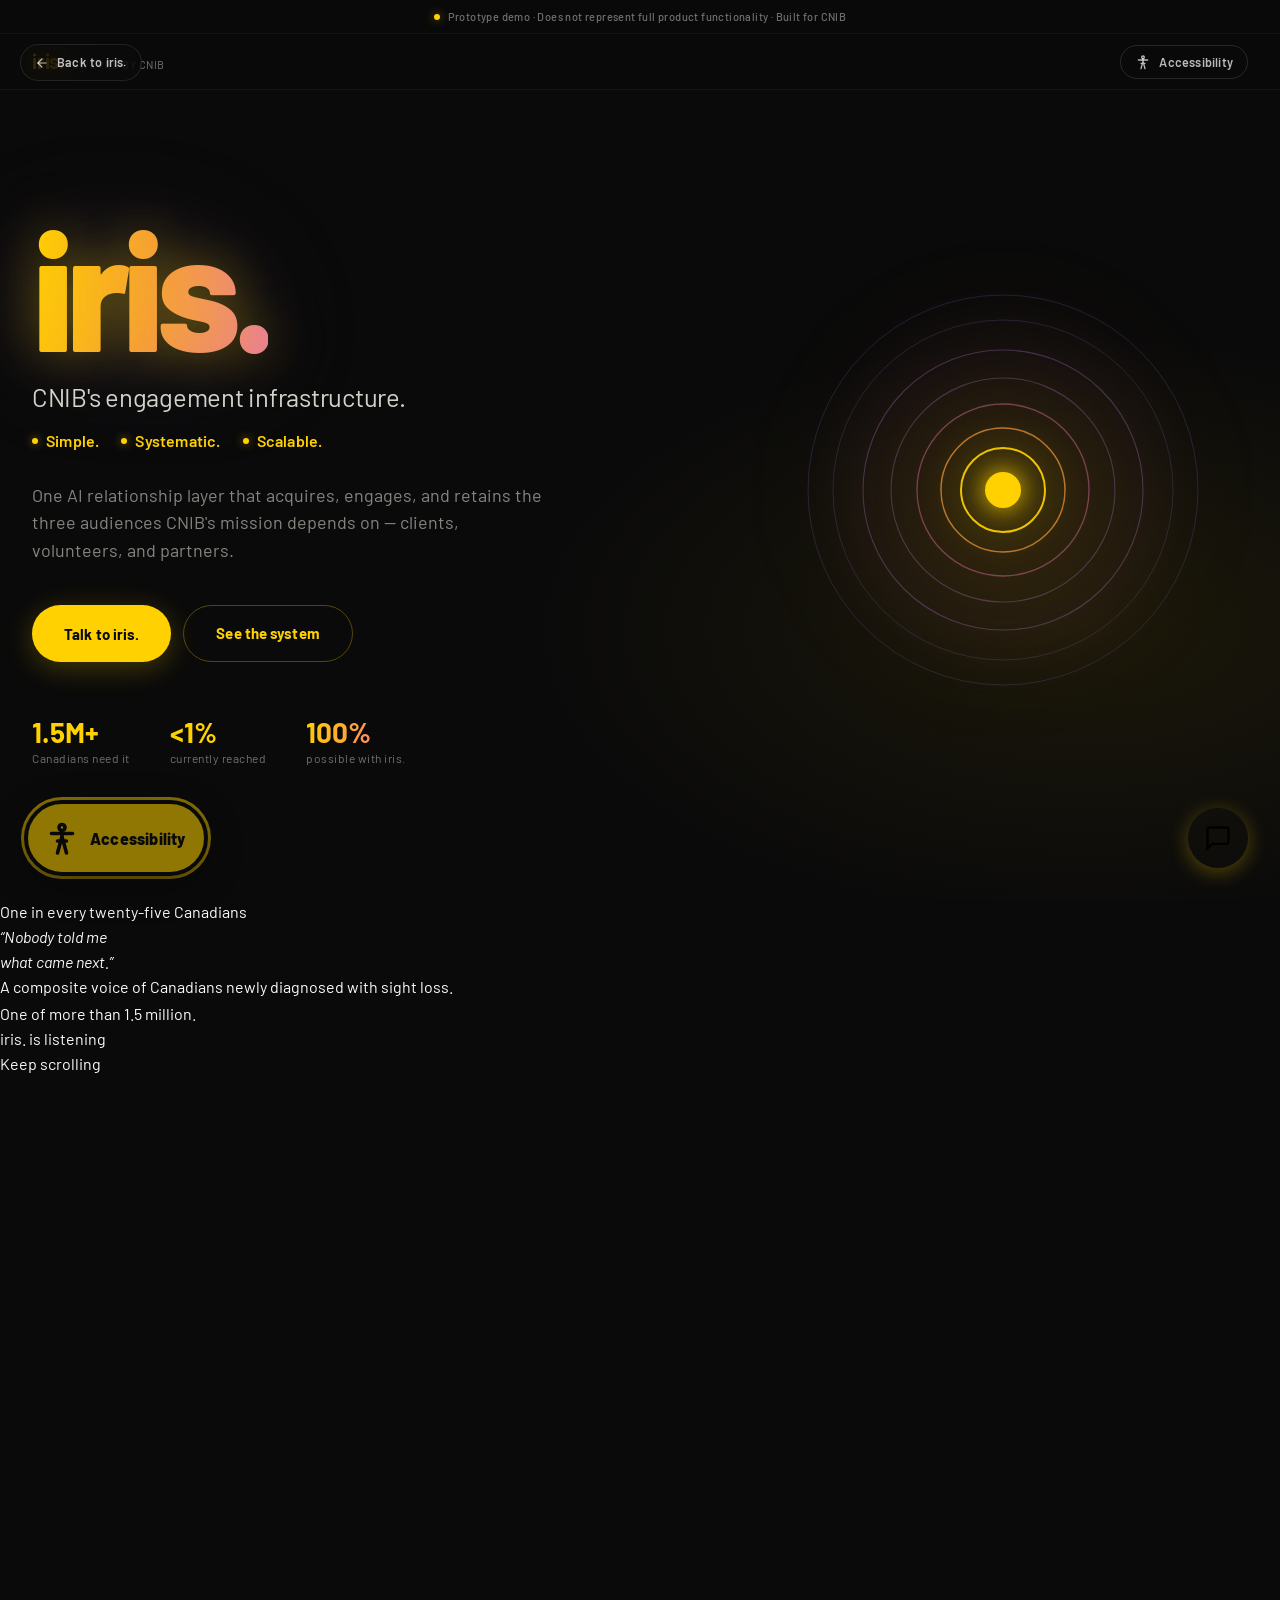
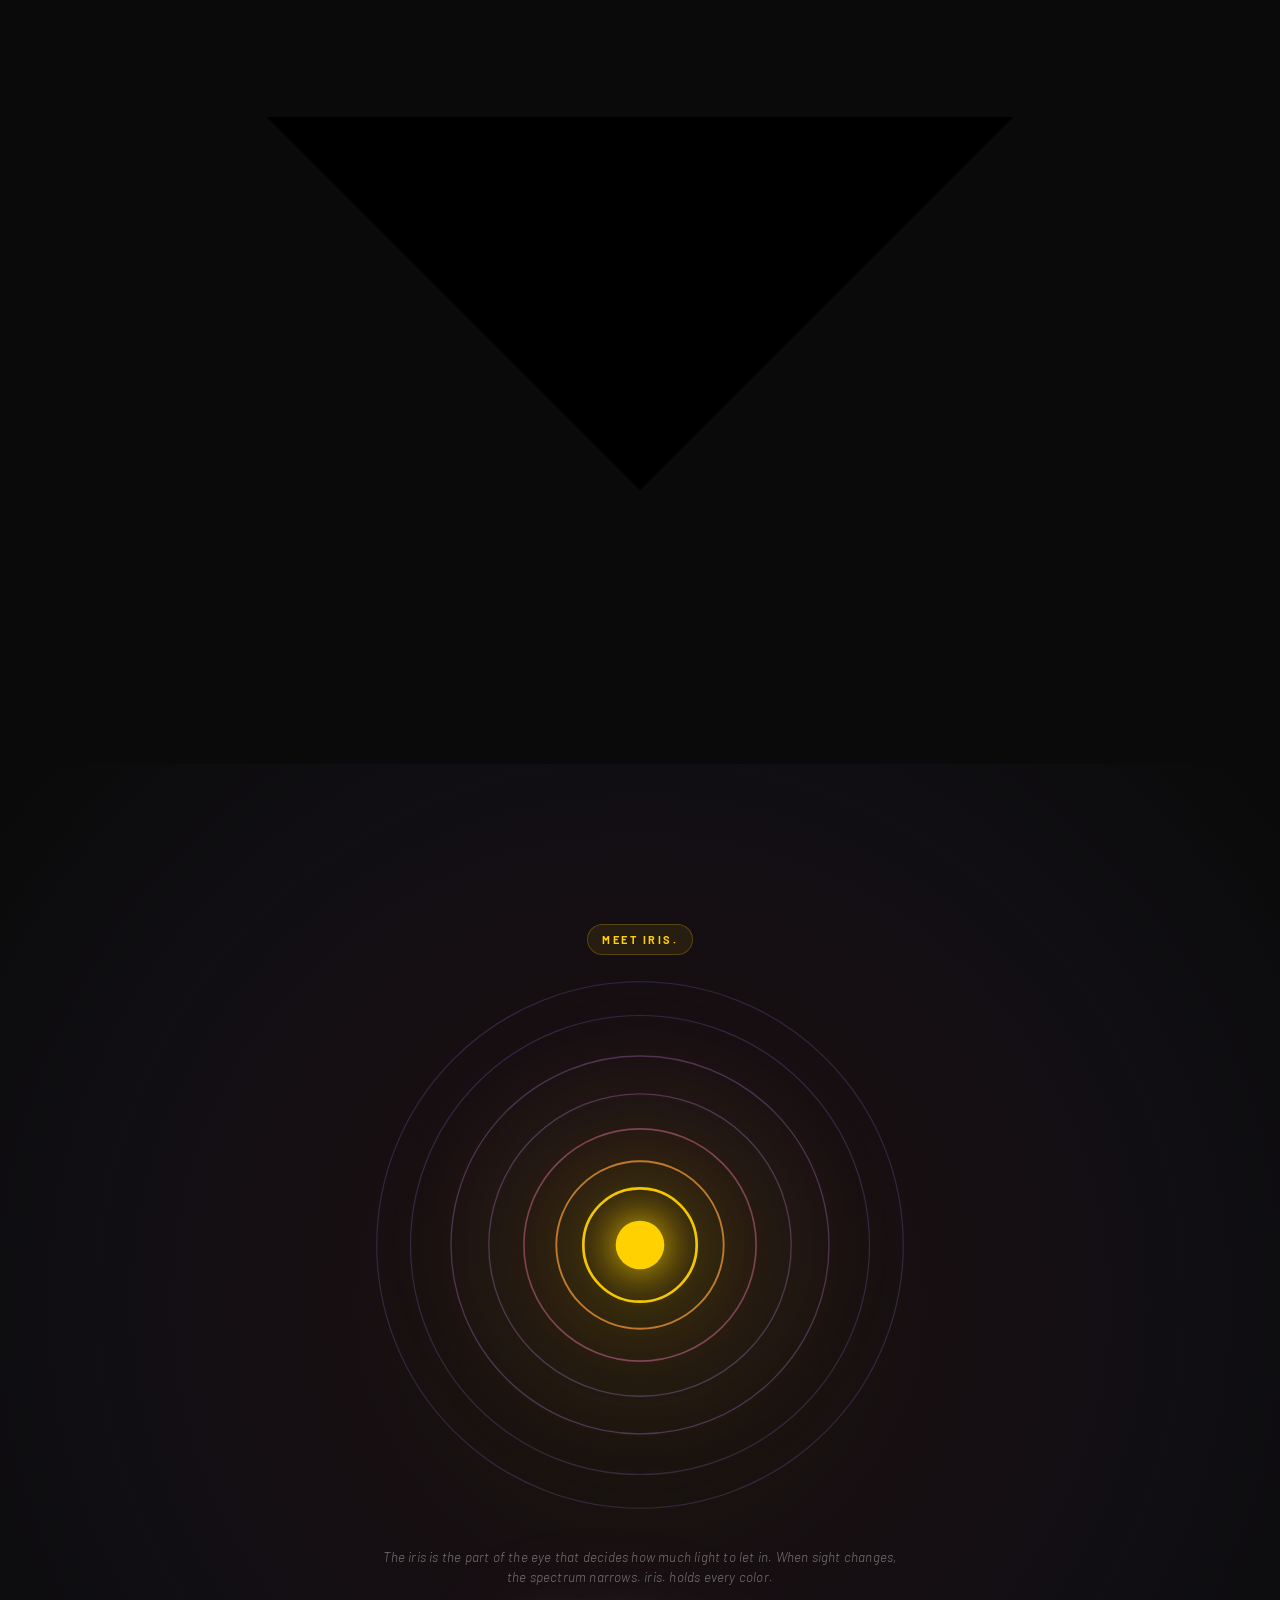
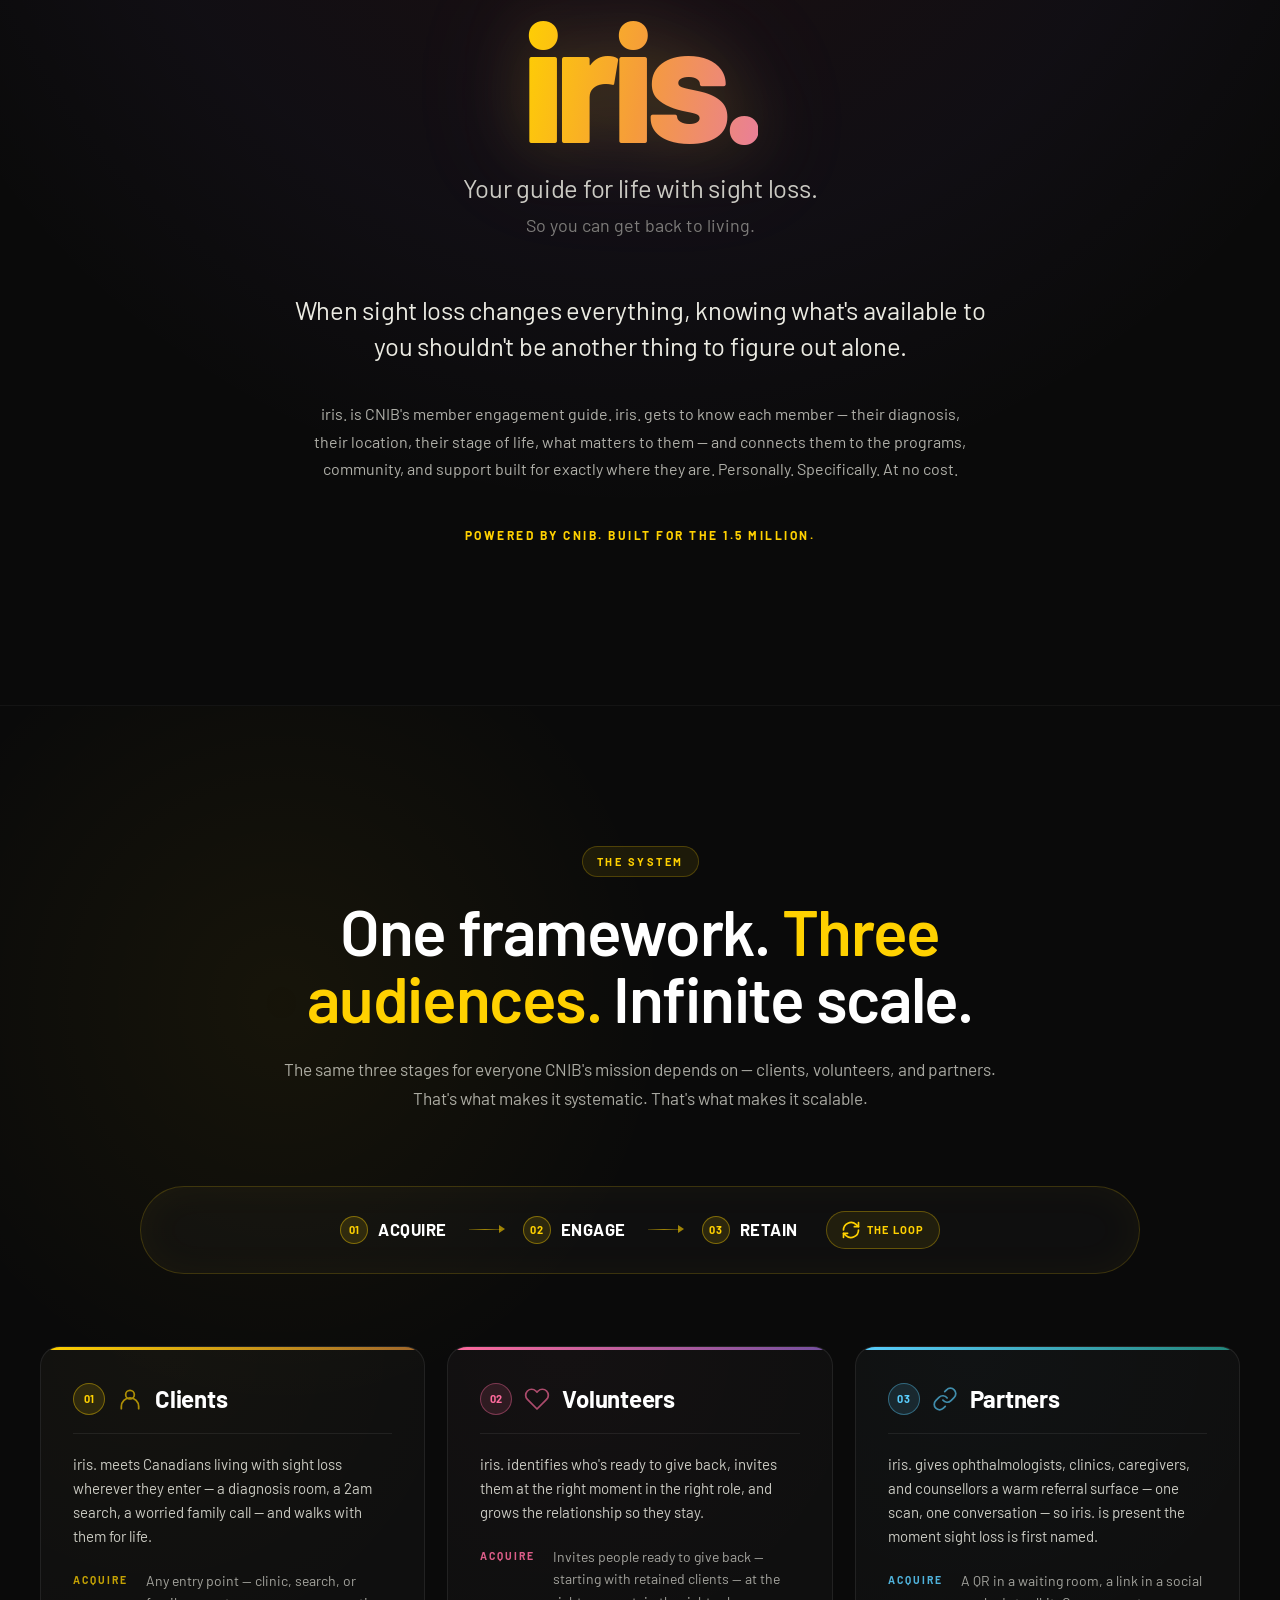
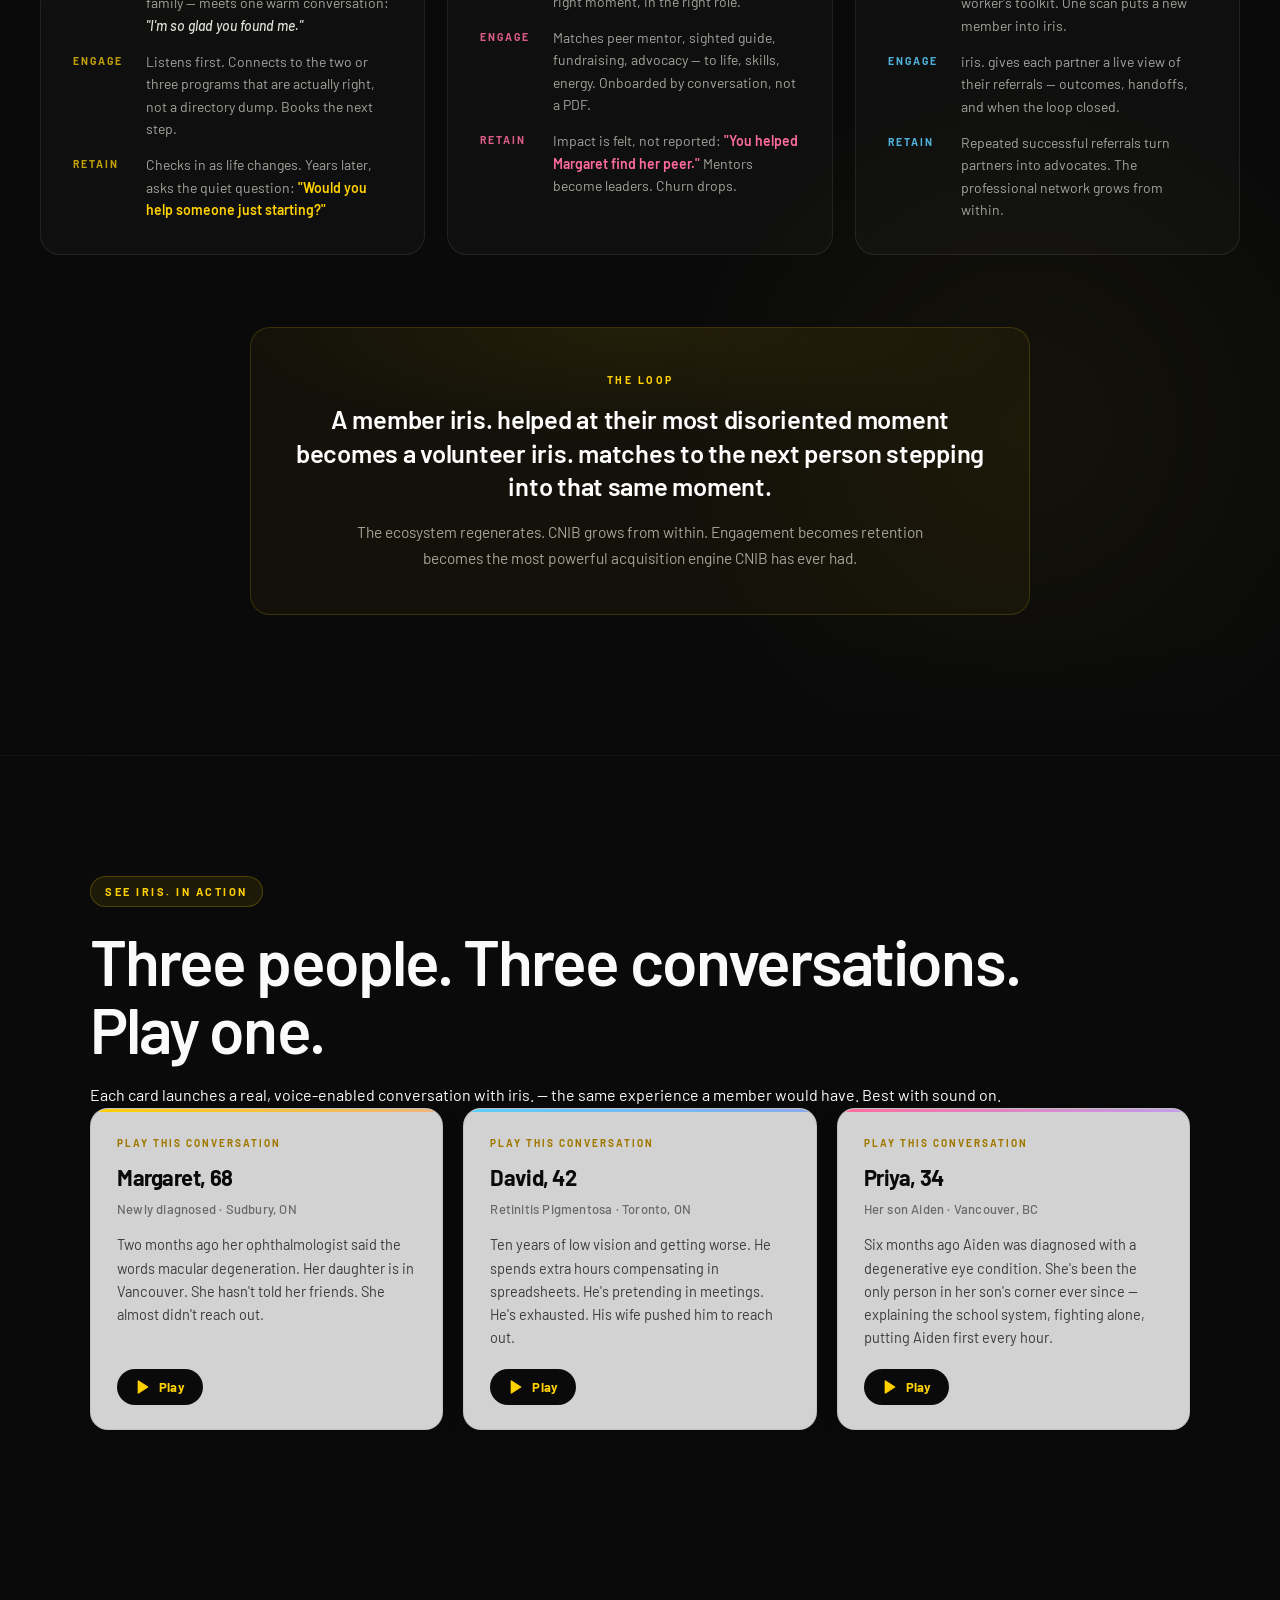
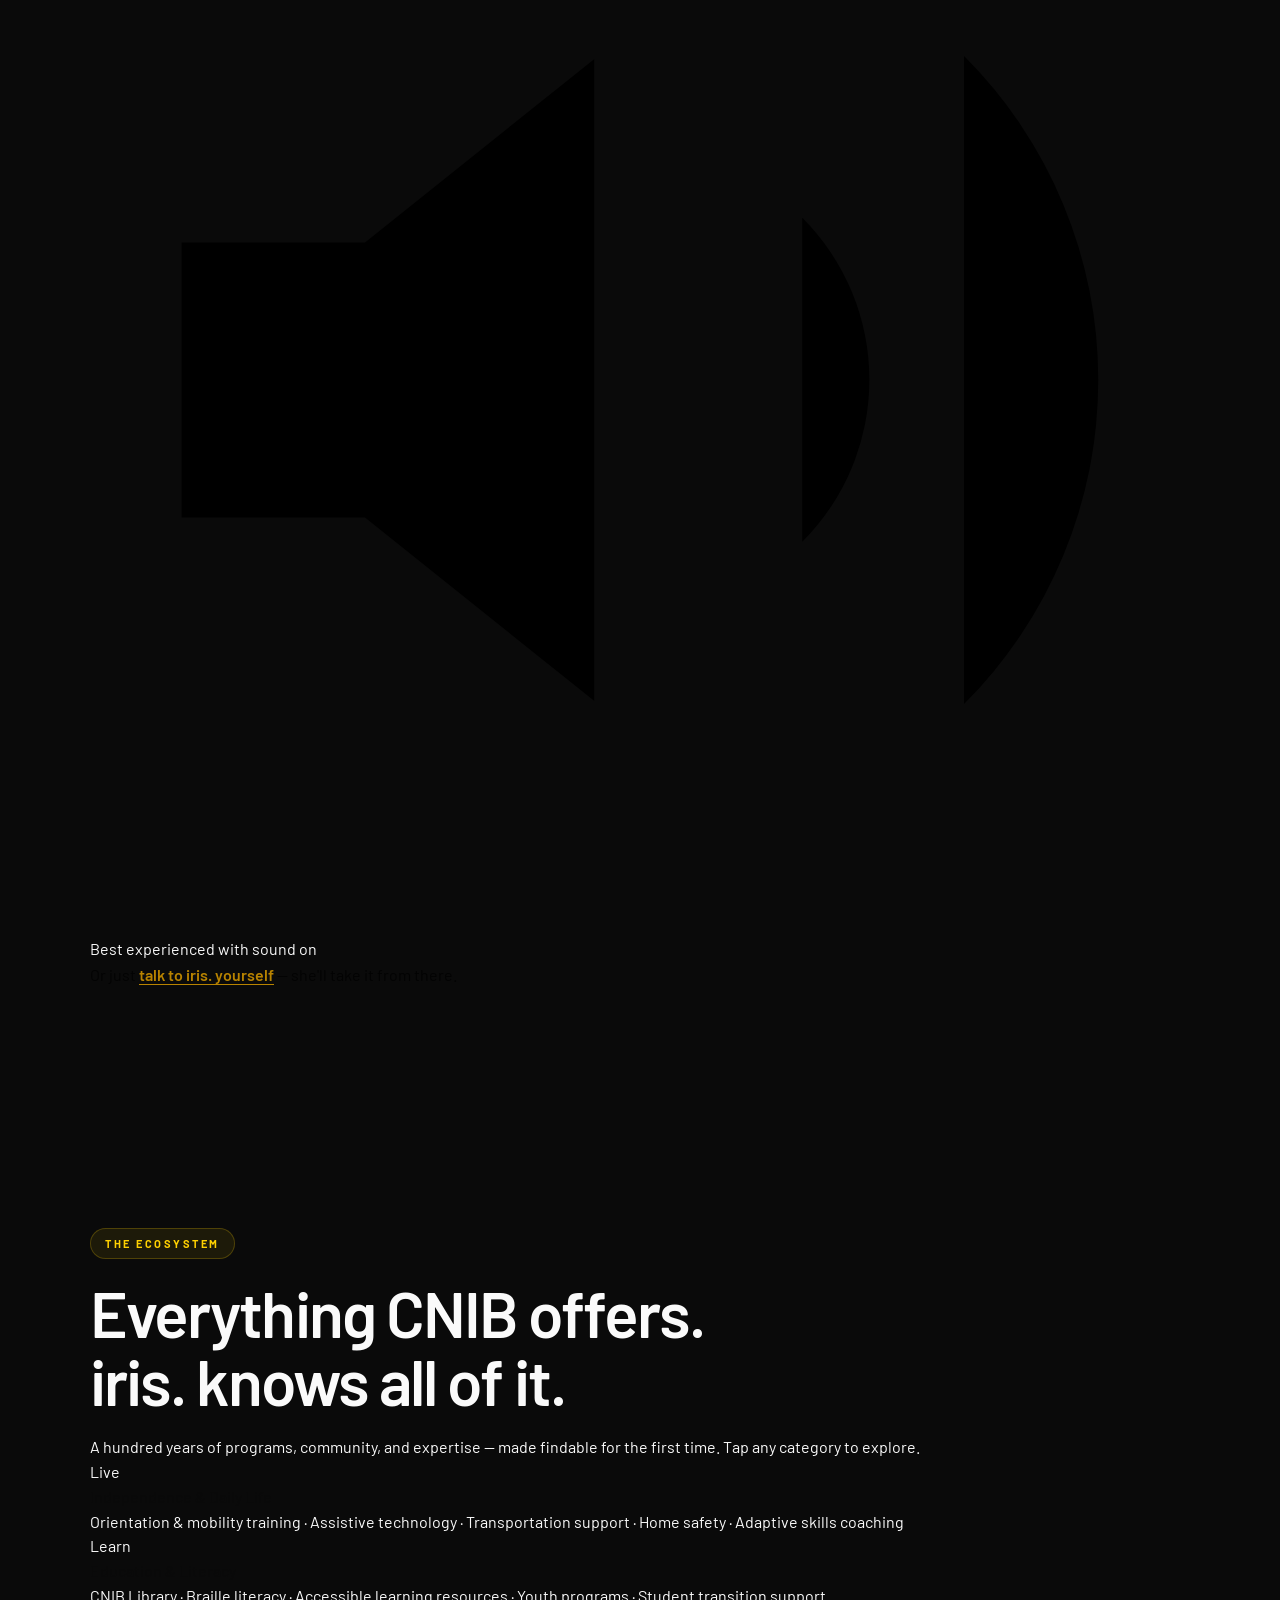
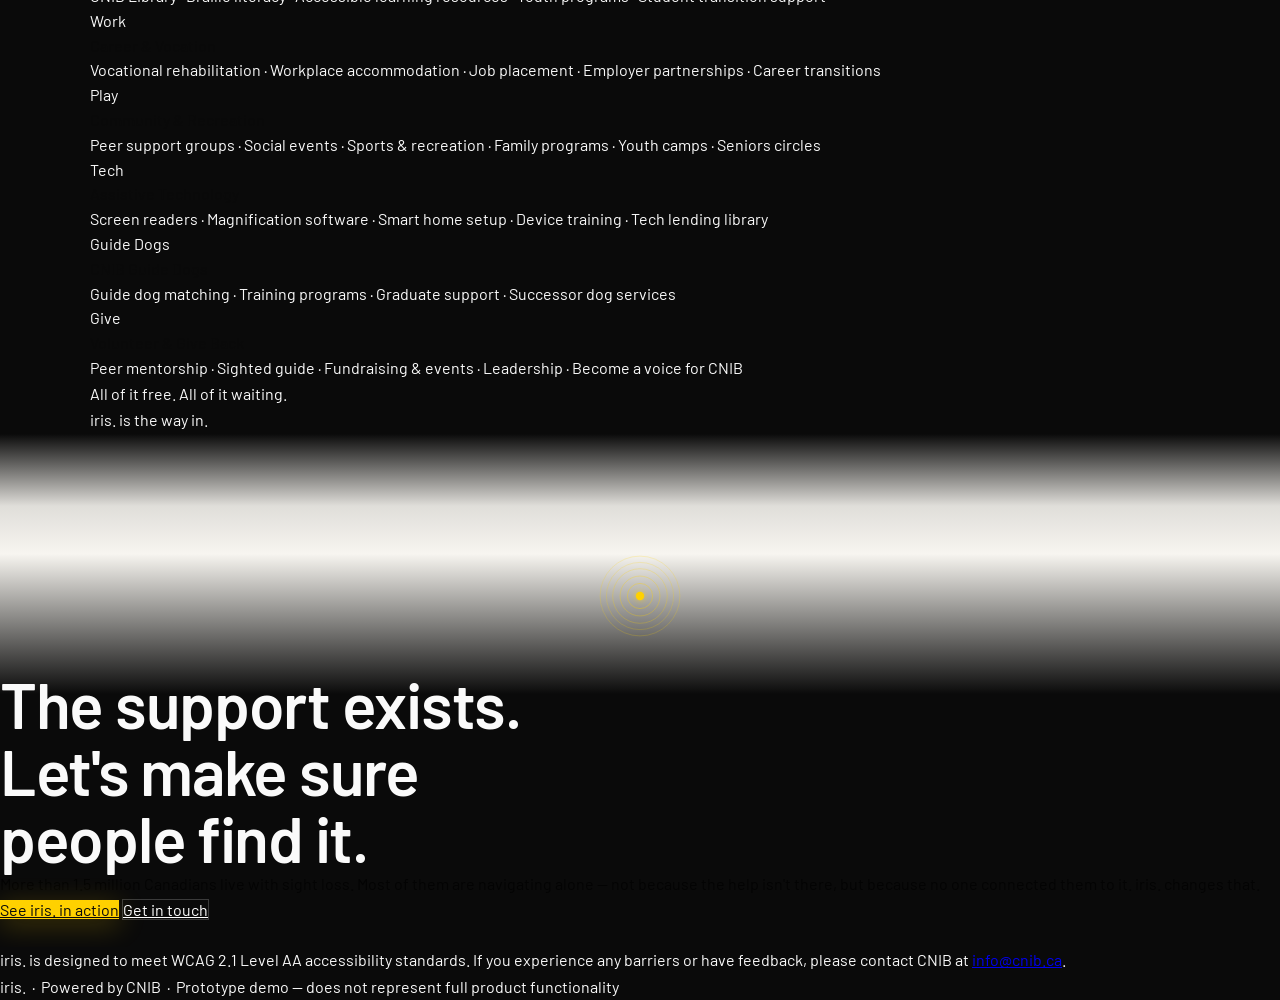
<file: landing/detail.html>
<!DOCTYPE html>
<html lang="en">
<head>
  <meta charset="UTF-8">
  <meta name="viewport" content="width=device-width, initial-scale=1.0, viewport-fit=cover">
  <title>iris. — The detail | Powered by CNIB</title>
  <meta name="description" content="iris. connects Canadians with sight loss to programs, community, and support — personally, specifically, at no cost. Powered by CNIB.">
  <meta name="theme-color" content="#080808">
  <link rel="icon" type="image/svg+xml" href="/iris-app-icon.svg">
  <link rel="preconnect" href="https://fonts.googleapis.com">
  <link rel="preconnect" href="https://fonts.gstatic.com" crossorigin>
  <link href="https://fonts.googleapis.com/css2?family=Barlow:ital,wght@0,300;0,400;0,500;0,600;0,700;0,800;1,400&display=swap" rel="stylesheet" media="print" onload="this.media='all'">
  <noscript><link href="https://fonts.googleapis.com/css2?family=Barlow:ital,wght@0,300;0,400;0,500;0,600;0,700;0,800;1,400&display=swap" rel="stylesheet"></noscript>
  <link rel="stylesheet" href="style.css">
  <link rel="stylesheet" href="iris-chat.css">
</head>
<body>
  <a href="#main" class="sr-only" style="position:absolute;top:-100px;left:16px;background:#FFD100;color:#0A0A0A;padding:12px 20px;border-radius:8px;font-weight:700;z-index:10001;text-decoration:none">Skip to main content</a>
  <a href="./" class="detail-back" aria-label="Back to iris." style="position:fixed;top:44px;left:20px;z-index:300;display:inline-flex;align-items:center;gap:8px;padding:8px 14px;border-radius:100px;background:rgba(10,10,10,.72);backdrop-filter:blur(20px);-webkit-backdrop-filter:blur(20px);border:1px solid rgba(255,255,255,.10);color:rgba(255,255,255,.75);font-size:12.5px;font-weight:600;letter-spacing:.2px;text-decoration:none;font-family:Barlow,Helvetica Neue,Arial,sans-serif">
    <svg viewBox="0 0 24 24" width="14" height="14" fill="none" stroke="currentColor" stroke-width="2" stroke-linecap="round" stroke-linejoin="round" aria-hidden="true"><line x1="19" y1="12" x2="5" y2="12"/><polyline points="12 19 5 12 12 5"/></svg>
    <span>Back to iris.</span>
  </a>
  <div class="bb bb--t"><i></i><span>Prototype demo &middot; Does not represent full product functionality &middot; Built for CNIB</span></div>
  <nav class="nv" aria-label="Main navigation">
    <div class="nv-b"><span class="nv-w">iris.</span><span class="nv-p">Powered by CNIB</span></div>
    <button type="button" class="nv-a11y" onclick="toggleA11yPanel()" aria-label="Accessibility settings" aria-haspopup="dialog" aria-controls="a11yPanel">
      <svg viewBox="0 0 24 24" aria-hidden="true" width="16" height="16" fill="none" stroke="currentColor" stroke-width="2" stroke-linecap="round" stroke-linejoin="round"><circle cx="12" cy="5" r="2"/><path d="M5 9h14"/><path d="M12 7v4l-3 11M12 11l3 11M9 14h6"/></svg>
      <span>Accessibility</span>
    </button>
  </nav>
  <main id="main">

  <!-- ============ HERO: THE THESIS ============ -->
  <section class="hero" id="hero" aria-label="iris. — a growth system for CNIB">
    <div class="hero-text">
      <h1 class="hero-w prism rv">iris.</h1>
      <div class="hero-tl rv rv-d1">CNIB's engagement infrastructure.</div>
      <div class="hero-triad rv rv-d2" aria-label="Simple. Systematic. Scalable.">
        <span>Simple.</span>
        <span>Systematic.</span>
        <span>Scalable.</span>
      </div>
      <div class="hero-sh rv rv-d3">One AI relationship layer that acquires, engages, and retains the three audiences CNIB's mission depends on &mdash; clients, volunteers, and partners.</div>
      <div class="hero-cta rv rv-d3">
        <button type="button" class="btn btn-p" onclick="openChat('general')" aria-label="Talk to iris. live">
          Talk to iris.
        </button>
        <a href="#journey" class="btn btn-g">See the system</a>
      </div>
      <div class="hero-stats rv rv-d4">
        <div class="hero-stat">
          <div class="hero-stat-n">1.5M+</div>
          <div class="hero-stat-l">Canadians need it</div>
        </div>
        <div class="hero-stat">
          <div class="hero-stat-n">&lt;1%</div>
          <div class="hero-stat-l">currently reached</div>
        </div>
        <div class="hero-stat">
          <div class="hero-stat-n">100%</div>
          <div class="hero-stat-l">possible with iris.</div>
        </div>
      </div>
    </div>
    <div class="hero-mark">
      <div class="im im--hero rv rv-d2" id="heroIris">
        <svg viewBox="0 0 400 400" aria-hidden="true">
          <circle class="im-r im-r1" cx="200" cy="200" r="195"/>
          <circle class="im-r im-r1" cx="200" cy="200" r="170"/>
          <circle class="im-r im-r2" cx="200" cy="200" r="140"/>
          <circle class="im-r im-r2" cx="200" cy="200" r="112"/>
          <circle class="im-r im-r3" cx="200" cy="200" r="86"/>
          <circle class="im-r im-r4" cx="200" cy="200" r="62"/>
          <circle class="im-r im-r5" cx="200" cy="200" r="42"/>
          <circle class="im-p" id="heroIrisPupil" cx="200" cy="200" r="18"/>
        </svg>
      </div>
    </div>
  </section>

  <!-- ============ CH1: THE MOMENT ============ -->
  <section class="ch1" id="moment" aria-label="The moment">
    <div class="ch1-inner">
      <div class="ch1-eye rv">One in every twenty-five Canadians</div>
      <blockquote class="ch1-quote rv rv-d1">
        <em>&ldquo;Nobody told me<br><span class="soft">what came</span> next.&rdquo;</em>
      </blockquote>
      <p class="ch1-attr rv rv-d2" style="margin-top:0">
        A composite voice of Canadians newly diagnosed with sight loss.<br>One of more than 1.5 million.
      </p>
      <div class="wave rv rv-d3" id="waveBars" aria-hidden="true"></div>
      <div class="wave-label rv rv-d3">iris. is listening</div>
    </div>
    <div class="ch1-sc" aria-hidden="true">
      <span>Keep scrolling</span>
      <svg viewBox="0 0 24 24" stroke-linecap="round"><path d="M12 5v14M5 12l7 7 7-7"/></svg>
    </div>
  </section>


  <!-- ============ S3: MEET IRIS. ============ -->
  <section class="s3" id="meet" aria-label="Meet iris.">
    <div class="ctn">
      <div class="ey rv">Meet iris.</div>
      <div class="im im--brand rv rv-d1">
        <svg viewBox="0 0 400 400" aria-hidden="true">
          <!-- 7 concentric rings, outer→inner, each with its own ring-color class -->
          <circle class="im-r im-r1" cx="200" cy="200" r="195"/>
          <circle class="im-r im-r1" cx="200" cy="200" r="170"/>
          <circle class="im-r im-r2" cx="200" cy="200" r="140"/>
          <circle class="im-r im-r2" cx="200" cy="200" r="112"/>
          <circle class="im-r im-r3" cx="200" cy="200" r="86"/>
          <circle class="im-r im-r4" cx="200" cy="200" r="62"/>
          <circle class="im-r im-r5" cx="200" cy="200" r="42"/>
          <circle class="im-p" cx="200" cy="200" r="18"/>
        </svg>
      </div>
      <p class="s3-spectrum rv rv-d1">The iris is the part of the eye that decides how much light to let in. When sight changes, the spectrum narrows. iris. holds every color.</p>
      <h2 class="prism rv rv-d1">iris.</h2>
      <div class="s3-tl rv rv-d2">Your guide for life with sight loss.</div>
      <div class="s3-sh rv rv-d2">So you can get back to living.</div>
      <p class="s3-truth rv rv-d3">When sight loss changes everything, knowing what's available to you shouldn't be another thing to figure out alone.</p>
      <p class="s3-desc rv rv-d3">iris. is CNIB's member engagement guide. iris. gets to know each member — their diagnosis, their location, their stage of life, what matters to them — and connects them to the programs, community, and support built for exactly where they are. Personally. Specifically. At no cost.</p>
      <div class="s3-ft rv rv-d4">Powered by CNIB. Built for the 1.5 million.</div>
    </div>
  </section>

  <!-- ============ JOURNEY MAP: TWO JOURNEYS, ONE LOOP ============ -->
  <section class="jm" id="journey" aria-label="Two journeys, one loop">
    <div class="jm-intro">
      <span class="ey rv">The System</span>
      <h2 class="rv rv-d1">One framework. <em>Three audiences.</em> Infinite scale.</h2>
      <p class="bd rv rv-d2">The same three stages for everyone CNIB's mission depends on &mdash; clients, volunteers, and partners. That's what makes it systematic. That's what makes it scalable.</p>
    </div>
    <!-- System-at-a-glance: the 3 stages that anchor both journeys below -->
    <div class="jm-framework rv rv-d2" aria-hidden="true">
      <div class="jm-fw-stage"><span class="jm-fw-n">01</span><span class="jm-fw-l">Acquire</span></div>
      <div class="jm-fw-arrow"></div>
      <div class="jm-fw-stage"><span class="jm-fw-n">02</span><span class="jm-fw-l">Engage</span></div>
      <div class="jm-fw-arrow"></div>
      <div class="jm-fw-stage"><span class="jm-fw-n">03</span><span class="jm-fw-l">Retain</span></div>
      <div class="jm-fw-loop" aria-hidden="true">
        <svg viewBox="0 0 24 24" width="20" height="20" fill="none" stroke="currentColor" stroke-width="2" stroke-linecap="round" stroke-linejoin="round"><path d="M21 12a9 9 0 0 1-15 6.7L3 16"/><polyline points="3 21 3 16 8 16"/><path d="M3 12a9 9 0 0 1 15-6.7L21 8"/><polyline points="21 3 21 8 16 8"/></svg>
        <span>the loop</span>
      </div>
    </div>
    <div class="pillars">
      <!-- PILLAR 1: CLIENTS -->
      <article class="pillar pillar--clients rv rv-d1">
        <div class="pillar-head">
          <span class="pillar-num">01</span>
          <div class="pillar-icon" aria-hidden="true"><svg viewBox="0 0 24 24" fill="none" stroke="currentColor" stroke-width="1.6" stroke-linecap="round" stroke-linejoin="round"><circle cx="12" cy="8" r="4"/><path d="M4 21v-2a8 8 0 0 1 16 0v2"/></svg></div>
          <h3 class="pillar-name">Clients</h3>
        </div>
        <p class="pillar-desc">iris. meets Canadians living with sight loss wherever they enter &mdash; a diagnosis room, a 2am search, a worried family call &mdash; and walks with them for life.</p>
        <dl class="pillar-flow">
          <dt>Acquire</dt>
          <dd>Any entry point &mdash; clinic, search, or family &mdash; meets one warm conversation: <em>"I'm so glad you found me."</em></dd>
          <dt>Engage</dt>
          <dd>Listens first. Connects to the two or three programs that are actually right, not a directory dump. Books the next step.</dd>
          <dt>Retain</dt>
          <dd>Checks in as life changes. Years later, asks the quiet question: <strong>"Would you help someone just starting?"</strong></dd>
        </dl>
      </article>

      <!-- PILLAR 2: VOLUNTEERS -->
      <article class="pillar pillar--volunteers rv rv-d2">
        <div class="pillar-head">
          <span class="pillar-num">02</span>
          <div class="pillar-icon" aria-hidden="true"><svg viewBox="0 0 24 24" fill="none" stroke="currentColor" stroke-width="1.6" stroke-linecap="round" stroke-linejoin="round"><path d="M20.84 4.61a5.5 5.5 0 0 0-7.78 0L12 5.67l-1.06-1.06a5.5 5.5 0 0 0-7.78 7.78L12 21.23l8.84-8.84a5.5 5.5 0 0 0 0-7.78z"/></svg></div>
          <h3 class="pillar-name">Volunteers</h3>
        </div>
        <p class="pillar-desc">iris. identifies who's ready to give back, invites them at the right moment in the right role, and grows the relationship so they stay.</p>
        <dl class="pillar-flow">
          <dt>Acquire</dt>
          <dd>Invites people ready to give back &mdash; starting with retained clients &mdash; at the right moment, in the right role.</dd>
          <dt>Engage</dt>
          <dd>Matches peer mentor, sighted guide, fundraising, advocacy &mdash; to life, skills, energy. Onboarded by conversation, not a PDF.</dd>
          <dt>Retain</dt>
          <dd>Impact is felt, not reported: <strong>"You helped Margaret find her peer."</strong> Mentors become leaders. Churn drops.</dd>
        </dl>
      </article>

      <!-- PILLAR 3: PARTNERS -->
      <article class="pillar pillar--partners rv rv-d3">
        <div class="pillar-head">
          <span class="pillar-num">03</span>
          <div class="pillar-icon" aria-hidden="true"><svg viewBox="0 0 24 24" fill="none" stroke="currentColor" stroke-width="1.6" stroke-linecap="round" stroke-linejoin="round"><path d="M10 13a5 5 0 0 0 7.54.54l3-3a5 5 0 0 0-7.07-7.07l-1.72 1.71"/><path d="M14 11a5 5 0 0 0-7.54-.54l-3 3a5 5 0 0 0 7.07 7.07l1.71-1.71"/></svg></div>
          <h3 class="pillar-name">Partners</h3>
        </div>
        <p class="pillar-desc">iris. gives ophthalmologists, clinics, caregivers, and counsellors a warm referral surface &mdash; one scan, one conversation &mdash; so iris. is present the moment sight loss is first named.</p>
        <dl class="pillar-flow">
          <dt>Acquire</dt>
          <dd>A QR in a waiting room, a link in a social worker's toolkit. One scan puts a new member into iris.</dd>
          <dt>Engage</dt>
          <dd>iris. gives each partner a live view of their referrals &mdash; outcomes, handoffs, and when the loop closed.</dd>
          <dt>Retain</dt>
          <dd>Repeated successful referrals turn partners into advocates. The professional network grows from within.</dd>
        </dl>
      </article>
    </div>
    <div class="jm-loop rv rv-d3">
      <div class="jm-loop-tag">The Loop</div>
      <div class="jm-loop-t">A member iris. helped at their most disoriented moment becomes a volunteer iris. matches to the next person stepping into that same moment.</div>
      <div class="jm-loop-b">The ecosystem regenerates. CNIB grows from within. Engagement becomes retention becomes the most powerful acquisition engine CNIB has ever had.</div>
    </div>
  </section>

  <!-- ============ S4: THE EXPERIENCE ============ -->
  <section class="sec s4" id="demos" aria-label="See iris. in action">
    <div class="ctn">
      <div class="s4-intro">
        <div class="ey rv">See iris. in Action</div>
        <h2 class="rv" style="font-size:clamp(36px,5.5vw,64px);font-weight:600;line-height:1.05;letter-spacing:-.03em;margin-bottom:20px">Three people. Three conversations.<br>Play one.</h2>
        <p class="body rv rv-d1">Each card launches a real, voice-enabled conversation with iris. — the same experience a member would have. Best with sound on.</p>
      </div>
      <div class="persona-grid rv rv-d2" role="list">
        <button type="button" class="persona-card persona-card--margaret" role="listitem" onclick="openChat('margaret')" aria-label="Play Margaret's conversation with iris.">
          <div class="persona-card-badge">Play this conversation</div>
          <div class="persona-card-name">Margaret, 68</div>
          <div class="persona-card-ctx">Newly diagnosed &middot; Sudbury, ON</div>
          <p class="persona-card-story">Two months ago her ophthalmologist said the words macular degeneration. Her daughter is in Vancouver. She hasn't told her friends. She almost didn't reach out.</p>
          <div class="persona-card-cta"><svg viewBox="0 0 24 24" width="16" height="16" fill="none" stroke="currentColor" stroke-width="2" stroke-linecap="round" stroke-linejoin="round" aria-hidden="true"><polygon points="5 3 19 12 5 21 5 3"/></svg><span>Play</span></div>
        </button>
        <button type="button" class="persona-card persona-card--david" role="listitem" onclick="openChat('david')" aria-label="Play David's conversation with iris.">
          <div class="persona-card-badge">Play this conversation</div>
          <div class="persona-card-name">David, 42</div>
          <div class="persona-card-ctx">Retinitis Pigmentosa &middot; Toronto, ON</div>
          <p class="persona-card-story">Ten years of low vision and getting worse. He spends extra hours compensating in spreadsheets. He's pretending in meetings. He's exhausted. His wife pushed him to reach out.</p>
          <div class="persona-card-cta"><svg viewBox="0 0 24 24" width="16" height="16" fill="none" stroke="currentColor" stroke-width="2" stroke-linecap="round" stroke-linejoin="round" aria-hidden="true"><polygon points="5 3 19 12 5 21 5 3"/></svg><span>Play</span></div>
        </button>
        <button type="button" class="persona-card persona-card--priya" role="listitem" onclick="openChat('priya')" aria-label="Play Priya's conversation with iris.">
          <div class="persona-card-badge">Play this conversation</div>
          <div class="persona-card-name">Priya, 34</div>
          <div class="persona-card-ctx">Her son Aiden &middot; Vancouver, BC</div>
          <p class="persona-card-story">Six months ago Aiden was diagnosed with a degenerative eye condition. She's been the only person in her son's corner ever since &mdash; explaining the school system, fighting alone, putting Aiden first every hour.</p>
          <div class="persona-card-cta"><svg viewBox="0 0 24 24" width="16" height="16" fill="none" stroke="currentColor" stroke-width="2" stroke-linecap="round" stroke-linejoin="round" aria-hidden="true"><polygon points="5 3 19 12 5 21 5 3"/></svg><span>Play</span></div>
        </button>
      </div>
      <div class="s4-sound rv rv-d3"><svg viewBox="0 0 24 24" aria-hidden="true"><polygon points="11 5 6 9 2 9 2 15 6 15 11 19" stroke-linecap="round" stroke-linejoin="round"/><path d="M15.54 8.46a5 5 0 010 7.07M19.07 4.93a10 10 0 010 14.14"/></svg><span>Best experienced with sound on</span></div>
      <p class="s4-fn rv rv-d3">Or just <button type="button" class="linkish" onclick="openChat('general')">talk to iris. yourself</button> — she'll take it from there.</p>
    </div>
  </section>





  <!-- ============ S8: THE ECOSYSTEM ============ -->
  <section class="sec s8" id="ecosystem" aria-label="The CNIB ecosystem">
    <div class="ctn">
      <div class="s8-intro">
        <div class="ey rv">The Ecosystem</div>
        <h2 class="rv" style="font-size:clamp(36px,5.5vw,64px);font-weight:600;line-height:1.05;letter-spacing:-.03em;margin-bottom:20px">Everything CNIB offers.<br>iris. knows all of it.</h2>
        <p class="body rv rv-d1">A hundred years of programs, community, and expertise — made findable for the first time. Tap any category to explore.</p>
      </div>
      <div class="s8-grid rv rv-d2">
        <div class="s8-node" data-node><div class="s8-node-dot"></div><div class="s8-node-cat">Live</div><div class="s8-node-title">Independence &amp; Daily Life</div><div class="s8-node-programs">Orientation &amp; mobility training · Assistive technology · Transportation support · Home safety · Adaptive skills coaching</div></div>
        <div class="s8-node" data-node><div class="s8-node-dot"></div><div class="s8-node-cat">Learn</div><div class="s8-node-title">Education &amp; Literacy</div><div class="s8-node-programs">CNIB Library · Braille literacy · Accessible learning resources · Youth programs · Student transition support</div></div>
        <div class="s8-node" data-node><div class="s8-node-dot"></div><div class="s8-node-cat">Work</div><div class="s8-node-title">Career &amp; Vocation</div><div class="s8-node-programs">Vocational rehabilitation · Workplace accommodation · Job placement · Employer partnerships · Career transitions</div></div>
        <div class="s8-node" data-node><div class="s8-node-dot"></div><div class="s8-node-cat">Play</div><div class="s8-node-title">Community &amp; Recreation</div><div class="s8-node-programs">Peer support groups · Social events · Sports &amp; recreation · Family programs · Youth camps · Seniors circles</div></div>
        <div class="s8-node" data-node><div class="s8-node-dot"></div><div class="s8-node-cat">Tech</div><div class="s8-node-title">Assistive Technology</div><div class="s8-node-programs">Screen readers · Magnification software · Smart home setup · Device training · Tech lending library</div></div>
        <div class="s8-node" data-node><div class="s8-node-dot"></div><div class="s8-node-cat">Guide Dogs</div><div class="s8-node-title">CNIB Guide Dogs</div><div class="s8-node-programs">Guide dog matching · Training programs · Graduate support · Successor dog services</div></div>
        <div class="s8-node" data-node><div class="s8-node-dot"></div><div class="s8-node-cat">Give</div><div class="s8-node-title">Volunteer &amp; Give Back</div><div class="s8-node-programs">Peer mentorship · Sighted guide · Fundraising &amp; events · Leadership · Become a voice for CNIB</div></div>
      </div>
      <div class="s8-cl rv rv-d3">
        <p class="s8-cl-t">All of it free. All of it waiting.</p>
        <p class="s8-cl-sub">iris. is the way in.</p>
      </div>
    </div>
  </section>


  <!-- ============ S9: CLOSING CTA ============ -->
  <section class="s9" id="join" aria-label="Get started">
    <div class="im im--close rv rv-d1">
      <svg viewBox="0 0 400 400" aria-hidden="true">
        <circle class="im-r im-r1" cx="200" cy="200" r="190"/>
        <circle class="im-r im-r1" cx="200" cy="200" r="160"/>
        <circle class="im-r im-r2" cx="200" cy="200" r="130"/>
        <circle class="im-r im-r3" cx="200" cy="200" r="95"/>
        <circle class="im-r im-r4" cx="200" cy="200" r="60"/>
        <circle class="im-p" cx="200" cy="200" r="20"/>
      </svg>
    </div>
    <h2 class="rv rv-d1">The support exists.<br>Let's make sure<br>people find it.</h2>
    <p class="s9-bd rv rv-d2">More than 1.5 million Canadians live with sight loss. Most of them are navigating alone — not because the help isn't there, but because no one connected them to it. iris. changes that.</p>
    <div class="cta-r rv rv-d3">
      <a href="https://meet-iris-app.vercel.app/" target="_blank" rel="noopener" class="btn-p">See iris. in action</a>
      <a href="mailto:info@cnib.ca" class="btn-s">Get in touch</a>
    </div>
    <div class="s9-fl rv rv-d4">iris. &nbsp;&middot;&nbsp; Powered by CNIB &nbsp;&middot;&nbsp; Your guide for life with sight loss.</div>
  </section>

  </main>

  <footer class="ft" role="contentinfo">
    <p class="ft-a11y">iris. is designed to meet WCAG 2.1 Level AA accessibility standards. If you experience any barriers or have feedback, please contact CNIB at <a href="mailto:info@cnib.ca">info@cnib.ca</a>.</p>
    <p class="ft-br">iris. &nbsp;&middot;&nbsp; Powered by CNIB &nbsp;&middot;&nbsp; Prototype demo — does not represent full product functionality</p>
  </footer>

<script>
/* === Hero iris pupil — subtle cursor tracking (desktop only, reduced-motion aware) ===
   The pupil drifts toward the cursor, never more than 8px from center.
   Gives the sense that iris. is looking at the reader. */
(function(){
  var prefersReduce = window.matchMedia && window.matchMedia('(prefers-reduced-motion: reduce)').matches;
  var isTouch = ('ontouchstart' in window) || (navigator.maxTouchPoints > 0);
  if (prefersReduce || isTouch) return;
  var heroIris = document.getElementById('heroIris');
  var pupil = document.getElementById('heroIrisPupil');
  if (!heroIris || !pupil) return;
  var maxDrift = 8;
  var targetX = 200, targetY = 200;
  var curX = 200, curY = 200;
  function onMove(e) {
    var r = heroIris.getBoundingClientRect();
    var cx = r.left + r.width / 2;
    var cy = r.top + r.height / 2;
    var dx = (e.clientX - cx) / (r.width / 2);
    var dy = (e.clientY - cy) / (r.height / 2);
    var mag = Math.sqrt(dx*dx + dy*dy);
    if (mag > 1) { dx /= mag; dy /= mag; }
    targetX = 200 + dx * maxDrift;
    targetY = 200 + dy * maxDrift;
  }
  function tick() {
    curX += (targetX - curX) * 0.08;
    curY += (targetY - curY) * 0.08;
    pupil.setAttribute('cx', curX.toFixed(2));
    pupil.setAttribute('cy', curY.toFixed(2));
    requestAnimationFrame(tick);
  }
  window.addEventListener('mousemove', onMove, { passive: true });
  tick();
})();

/* === Chapter 1 Waveform — generate breathing bars === */
(function(){
  var wave=document.getElementById('waveBars');
  if(!wave)return;
  var count=54;
  var frag=document.createDocumentFragment();
  for(var i=0;i<count;i++){
    var bar=document.createElement('div');
    bar.className='wave-bar';
    /* staggered pulse delay + slight duration variance for organic feel */
    var delay=(Math.sin(i*0.42)*0.5+0.5)*1.6 - (i*0.02);
    var dur=2.4+Math.sin(i*0.31)*0.6;
    bar.style.animationDelay=delay.toFixed(2)+'s';
    bar.style.animationDuration=dur.toFixed(2)+'s';
    frag.appendChild(bar);
  }
  wave.appendChild(frag);
})();

/* === Scroll Reveal === */
(function(){
  var ro=new IntersectionObserver(function(entries){
    entries.forEach(function(e){if(e.isIntersecting){e.target.classList.add('v');ro.unobserve(e.target);}});
  },{threshold:0.12});
  document.querySelectorAll('.rv').forEach(function(el){ro.observe(el);});
})();

/* === Stat Count-Up === */
(function(){
  var co=new IntersectionObserver(function(entries){
    entries.forEach(function(e){
      if(!e.isIntersecting)return;
      co.unobserve(e.target);
      var el=e.target,end=parseFloat(el.dataset.count),dec=parseInt(el.dataset.decimals||'0'),suf=el.dataset.suffix||'',dur=1800,start=null;
      function step(ts){if(!start)start=ts;var p=Math.min((ts-start)/dur,1),ease=1-Math.pow(1-p,3);el.textContent=(end*ease).toFixed(dec)+suf;if(p<1)requestAnimationFrame(step);else el.textContent=end.toFixed(dec)+suf;}
      requestAnimationFrame(step);
    });
  },{threshold:0.5});
  document.querySelectorAll('[data-count]').forEach(function(el){co.observe(el);});
})();

/* === Ecosystem Node Expand === */
document.querySelectorAll('[data-node]').forEach(function(node){
  node.setAttribute('role','button');node.setAttribute('tabindex','0');
  node.addEventListener('click',function(){
    var open=node.classList.contains('open');
    document.querySelectorAll('[data-node]').forEach(function(n){n.classList.remove('open');});
    if(!open)node.classList.add('open');
  });
  node.addEventListener('keydown',function(e){if(e.key==='Enter'||e.key===' '){e.preventDefault();node.click();}});
});

/* === Demo Transcript === */
(function(){
  var scenarios={
    margaret:{status:'Newly diagnosed \u00b7 Sudbury, ON',messages:[
      {t:'bot',d:700,text:'Hi, I\'m iris. I\'m so glad you found me. What\'s been going on?'},
      {t:'user',d:2400,text:'I was just diagnosed with macular degeneration. I don\'t know what to do.'},
      {t:'bot',d:1900,text:'I hear you. That\'s a lot to take in all at once. Are you still processing the news, or are you starting to look for next steps?'},
      {t:'user',d:2600,text:'Both, I think. My doctor told me last week and I\'ve just been sitting with it.'},
      {t:'bot',d:2100,text:'A week is nothing. You don\'t have to have it figured out yet. The first thing I want you to know is that you\'re not alone — and there\'s real support available right in Sudbury. Would it help to start with someone who can just talk through what AMD means for your daily life?'}
    ]},
    david:{status:'Retinitis Pigmentosa \u00b7 Toronto, ON',messages:[
      {t:'bot',d:700,text:'Hi David. I know you\'ve been navigating this for a while. What\'s on your mind today?'},
      {t:'user',d:2200,text:'I\'m worried about my job. My peripheral vision is getting worse and I haven\'t told my employer.'},
      {t:'bot',d:2000,text:'That\'s one of the hardest parts — the professional side of vision loss. Have you had any workplace accommodation support yet?'},
      {t:'user',d:2100,text:'No. I don\'t even know where to start.'},
      {t:'bot',d:2200,text:'There\'s a CNIB program called CNIB WORK — they pair you with a vocational specialist who\'s helped people in exactly your situation. Keeping a career going with the right tools and the right conversation with your employer. Want me to connect you?'}
    ]},
    priya:{status:'Diabetic Retinopathy \u00b7 Vancouver, BC',messages:[
      {t:'bot',d:700,text:'Hi Priya. Tell me — what does a typical week look like for you right now?'},
      {t:'user',d:2400,text:'Honestly? Chaotic. Managing my diabetes, the retinopathy, a toddler. I feel like I\'m failing at all of it.'},
      {t:'bot',d:2100,text:'You\'re not failing. You\'re carrying a lot. Of everything on your plate, what\'s the one thing that would make the biggest difference if it got a little easier?'},
      {t:'user',d:2600,text:'Probably the driving. I had to give up my licence and I can\'t get my daughter to her appointments.'},
      {t:'bot',d:2300,text:'CNIB LIVE has a transportation and mobility program specifically for parents with sight loss in Vancouver. They also connect you with peer support — other moms navigating the exact same thing. Want me to set that up for you?'}
    ]}
  };
  var timer=null;
  function playScenario(key){
    if(timer)clearTimeout(timer);
    var box=document.getElementById('demoMsgs');
    if(box)box.innerHTML='';
    var s=scenarios[key];if(!s)return;
    var statusEl=document.getElementById('demoStatus');
    if(statusEl)statusEl.textContent=s.status;
    var t=0;
    s.messages.forEach(function(m){
      t+=m.d;
      (function(msg,delay){
        timer=setTimeout(function(){
          var el=document.createElement('div');
          el.className='s4-msg s4-msg--'+(msg.t==='bot'?'bot':'user');
          el.textContent=msg.text;
          box.appendChild(el);
          requestAnimationFrame(function(){el.classList.add('show');});
          box.scrollTop=box.scrollHeight;
        },delay);
      })(m,t);
    });
  }
  document.querySelectorAll('.s4-tab').forEach(function(btn){
    btn.addEventListener('click',function(){
      document.querySelectorAll('.s4-tab').forEach(function(b){b.classList.remove('active');b.setAttribute('aria-selected','false');});
      btn.classList.add('active');btn.setAttribute('aria-selected','true');
      playScenario(btn.dataset.scenario);
    });
  });
  var started=false;
  var demoObs=new IntersectionObserver(function(entries){
    entries.forEach(function(e){if(e.isIntersecting&&!started){started=true;playScenario('margaret');}});
  },{threshold:0.3});
  var demoEl=document.getElementById('demoWindow');
  if(demoEl)demoObs.observe(demoEl);
})();
</script>

  <!-- ================================================================
       iris. chat modal + accessibility panel — extracted from v1
       JS via landing/iris-chat.js exposes openChat() / sendIrisMessage()
       ================================================================ -->

  <!-- ACCESSIBILITY WIDGET -->
  <button class="a11y-fab" onclick="toggleA11yPanel()" aria-label="Accessibility settings" aria-haspopup="dialog" aria-expanded="false" aria-controls="a11yPanel" id="a11yFab">
    <svg viewBox="0 0 24 24" stroke-linecap="round" aria-hidden="true"><circle cx="12" cy="5" r="2"/><path d="M5 9h14"/><path d="M12 7v4l-3 11M12 11l3 11M9 14h6"/></svg>
    <span class="a11y-fab-label">Accessibility</span>
  </button>
  <div class="a11y-panel" id="a11yPanel" role="dialog" aria-label="Accessibility settings" aria-modal="false">
    <div class="a11y-panel-header">
      <div class="a11y-panel-titlewrap">
        <div class="a11y-panel-heading">Accessibility</div>
        <div class="a11y-panel-sub">WCAG 2.1 AA · AODA · ACA</div>
      </div>
      <button type="button" class="a11y-panel-close" onclick="toggleA11yPanel()" aria-label="Close accessibility settings">&times;</button>
    </div>
    <div class="a11y-panel-body">

      <div class="a11y-group" data-first>
        <div class="a11y-group-label">Text &amp; reading</div>

        <div class="a11y-row-stacked">
          <div class="a11y-row-label">Text size</div>
          <div class="a11y-row-hint">Make everything on the page bigger.</div>
          <div class="a11y-stepper" role="group" aria-label="Text size">
            <button type="button" onclick="a11yStepTextSize(-1)" aria-label="Decrease text size" id="a11yTextDec">&minus;</button>
            <div class="a11y-stepper-value" id="a11yTextValue" aria-live="polite">100%</div>
            <button type="button" onclick="a11yStepTextSize(1)" aria-label="Increase text size" id="a11yTextInc">+</button>
          </div>
        </div>

        <div class="a11y-row-stacked">
          <div class="a11y-row-label">Line spacing</div>
          <div class="a11y-row-hint">Add breathing room between lines.</div>
          <div class="a11y-stepper" role="group" aria-label="Line spacing">
            <button type="button" onclick="a11yStepLineSpacing(-1)" aria-label="Decrease line spacing" id="a11yLineDec">&minus;</button>
            <div class="a11y-stepper-value" id="a11yLineValue" aria-live="polite">Default</div>
            <button type="button" onclick="a11yStepLineSpacing(1)" aria-label="Increase line spacing" id="a11yLineInc">+</button>
          </div>
        </div>

        <div class="a11y-row-stacked">
          <div class="a11y-row-label">Letter spacing</div>
          <div class="a11y-row-hint">Add space between letters and words.</div>
          <div class="a11y-stepper" role="group" aria-label="Letter spacing">
            <button type="button" onclick="a11yStepLetterSpacing(-1)" aria-label="Decrease letter spacing" id="a11yLetterDec">&minus;</button>
            <div class="a11y-stepper-value" id="a11yLetterValue" aria-live="polite">Default</div>
            <button type="button" onclick="a11yStepLetterSpacing(1)" aria-label="Increase letter spacing" id="a11yLetterInc">+</button>
          </div>
        </div>

        <div class="a11y-row">
          <div class="a11y-row-main">
            <div class="a11y-row-label">Dyslexia-friendly font</div>
            <div class="a11y-row-hint">Uses OpenDyslexic.</div>
          </div>
          <button class="a11y-toggle" type="button" role="switch" aria-checked="false" onclick="a11yToggle('dyslexic')" id="a11yDyslexic" aria-label="Dyslexia-friendly font"></button>
        </div>
      </div>

      <div class="a11y-group">
        <div class="a11y-group-label">Contrast &amp; colour</div>

        <div class="a11y-row">
          <div class="a11y-row-main">
            <div class="a11y-row-label">High contrast</div>
            <div class="a11y-row-hint">Black background, yellow accents.</div>
          </div>
          <button class="a11y-toggle" type="button" role="switch" aria-checked="false" onclick="a11yToggle('highContrast')" id="a11yHighContrast" aria-label="High contrast"></button>
        </div>

        <div class="a11y-row">
          <div class="a11y-row-main">
            <div class="a11y-row-label">Invert colours</div>
            <div class="a11y-row-hint">Light theme for bright rooms.</div>
          </div>
          <button class="a11y-toggle" type="button" role="switch" aria-checked="false" onclick="a11yToggle('invert')" id="a11yInvert" aria-label="Invert colours"></button>
        </div>

        <div class="a11y-row">
          <div class="a11y-row-main">
            <div class="a11y-row-label">Underline links</div>
            <div class="a11y-row-hint">Make every link obvious.</div>
          </div>
          <button class="a11y-toggle" type="button" role="switch" aria-checked="false" onclick="a11yToggle('underlineLinks')" id="a11yUnderlineLinks" aria-label="Underline links"></button>
        </div>
      </div>

      <div class="a11y-group">
        <div class="a11y-group-label">Navigation &amp; focus</div>

        <div class="a11y-row">
          <div class="a11y-row-main">
            <div class="a11y-row-label">Enhanced focus ring</div>
            <div class="a11y-row-hint">A thick yellow outline on the active control.</div>
          </div>
          <button class="a11y-toggle" type="button" role="switch" aria-checked="false" onclick="a11yToggle('focusBoost')" id="a11yFocusBoost" aria-label="Enhanced focus ring"></button>
        </div>

        <div class="a11y-row">
          <div class="a11y-row-main">
            <div class="a11y-row-label">Large cursor</div>
            <div class="a11y-row-hint">Easier to find the pointer.</div>
          </div>
          <button class="a11y-toggle" type="button" role="switch" aria-checked="false" onclick="a11yToggle('largeCursor')" id="a11yLargeCursor" aria-label="Large cursor"></button>
        </div>

        <div class="a11y-row">
          <div class="a11y-row-main">
            <div class="a11y-row-label">Reading guide</div>
            <div class="a11y-row-hint">A yellow bar that follows where you look.</div>
          </div>
          <button class="a11y-toggle" type="button" role="switch" aria-checked="false" onclick="a11yToggle('readingGuide')" id="a11yReadingGuide" aria-label="Reading guide"></button>
        </div>

        <div class="a11y-row">
          <div class="a11y-row-main">
            <div class="a11y-row-label">Reading mask</div>
            <div class="a11y-row-hint">Dim everything except the current line.</div>
          </div>
          <button class="a11y-toggle" type="button" role="switch" aria-checked="false" onclick="a11yToggle('readingMask')" id="a11yReadingMask" aria-label="Reading mask"></button>
        </div>
      </div>

      <div class="a11y-group">
        <div class="a11y-group-label">Motion</div>

        <div class="a11y-row">
          <div class="a11y-row-main">
            <div class="a11y-row-label">Reduce motion</div>
            <div class="a11y-row-hint">Stops animations and transitions.</div>
          </div>
          <button class="a11y-toggle" type="button" role="switch" aria-checked="false" onclick="a11yToggle('reduceMotion')" id="a11yReduceMotion" aria-label="Reduce motion"></button>
        </div>
      </div>

      <button class="a11y-reset" type="button" onclick="a11yReset()">Reset all settings</button>
      <div class="a11y-footer-note">Preferences are saved to this device.</div>
    </div>
  </div>

  <div class="a11y-reading-guide" aria-hidden="true"></div>
  <div class="a11y-reading-mask" aria-hidden="true"></div>
  <div class="a11y-sr-live" aria-live="polite" aria-atomic="true" style="position:absolute;left:-10000px;width:1px;height:1px;overflow:hidden;"></div>

  <!-- FAB -->
  <button class="iris-fab" onclick="openChat('general')" aria-label="Talk to iris.">
    <svg viewBox="0 0 24 24" fill="none" stroke-width="2" stroke-linecap="round">
      <path d="M21 15a2 2 0 01-2 2H7l-4 4V5a2 2 0 012-2h14a2 2 0 012 2z"/>
    </svg>
  </button>

  <!-- iris. CHAT MODAL -->
  <div class="iris-modal" id="irisModal" role="dialog" aria-modal="true" aria-label="iris. conversation">
    <div class="iris-chat-container">
      <div class="iris-chat-header">
        <div class="iris-chat-header-left">
          <div class="iris-chat-avatar">
            <svg viewBox="0 0 512 512" fill="none" xmlns="http://www.w3.org/2000/svg"><circle cx="256" cy="162" r="28" fill="#FFD100"/><rect x="228" y="212" width="56" height="160" rx="8" fill="currentColor"/><circle cx="320" cy="372" r="18" fill="#FFD100"/></svg>
          </div>
          <div>
            <div class="iris-chat-name">iris.</div>
            <div class="iris-chat-status" id="irisStatus" data-state="ready"><span class="status-dot"></span><span id="irisStatusText">Ready when you are</span></div>
          </div>
        </div>
        <div class="iris-header-actions">
          <button class="iris-icon-btn" onclick="toggleA11yPanel()" title="Accessibility settings" aria-label="Accessibility settings">
            <svg viewBox="0 0 24 24" fill="none" stroke="currentColor" stroke-width="2" stroke-linecap="round"><circle cx="12" cy="5" r="2"/><path d="M5 9h14"/><path d="M12 7v4l-3 11M12 11l3 11M9 14h6"/></svg>
          </button>
          <button class="iris-close-btn" onclick="closeChat()" aria-label="Close conversation">
            <svg viewBox="0 0 24 24" fill="none" stroke="currentColor" stroke-width="2" stroke-linecap="round"><line x1="18" y1="6" x2="6" y2="18"/><line x1="6" y1="6" x2="18" y2="18"/></svg>
          </button>
        </div>
      </div>
      <div class="iris-persona-banner" id="irisBanner" style="display:none"></div>
      <div class="iris-chat-body" id="irisChatBody" role="log" aria-live="polite" aria-atomic="false"></div>
      <div class="iris-waveform" id="irisWaveform" aria-hidden="true"><span></span><span></span><span></span><span></span><span></span></div>
      <div class="iris-chat-input-row">
        <input type="text" class="iris-chat-input" id="irisChatInput" placeholder="Message iris." autocomplete="off" aria-label="Type a message to iris." inputmode="text" enterkeyhint="send" spellcheck="true">
        <button id="irisMicBtn" class="iris-mic-btn listening" onclick="toggleMic()" aria-label="Microphone toggle" title="Mic is on — tap to mute">
          <svg viewBox="0 0 24 24" fill="none" stroke="currentColor" stroke-width="2" stroke-linecap="round"><rect x="9" y="1" width="6" height="11" rx="3"/><path d="M19 10v1a7 7 0 01-14 0v-1"/><line x1="12" y1="19" x2="12" y2="23"/><line x1="8" y1="23" x2="16" y2="23"/></svg>
          <div class="iris-mic-prompt" id="irisMicPrompt">Listening — just talk</div>
        </button>
        <button class="iris-send-btn" onclick="sendIrisMessage()" aria-label="Send message">
          <svg viewBox="0 0 24 24" fill="none" stroke-width="2" stroke-linecap="round"><path d="M22 2L11 13"/><path d="M22 2L15 22L11 13L2 9L22 2Z"/></svg>
        </button>
      </div>
    </div>
  </div>

  <!-- Chat widget engine (extracted from v1) -->
  <script src="iris-chat.js" defer></script>
</body>
</html>
</file>
<file: landing/style.css>
/* ================================================================
   iris. landing — v1 soul, Angela's content
   Dark + CNIB yellow. Copy does the work. Design gets out of the way.
   ================================================================ */

*,*::before,*::after{margin:0;padding:0;box-sizing:border-box}
html{scroll-behavior:smooth}
body{
  font-family:'Barlow','Helvetica Neue',Arial,sans-serif;
  background:#0A0A0A;color:#FAFAFA;
  -webkit-font-smoothing:antialiased;overflow-x:hidden;
  line-height:1.55;font-weight:400;
}
.sr-only{position:absolute;width:1px;height:1px;padding:0;margin:-1px;overflow:hidden;clip:rect(0,0,0,0);border:0}
:focus-visible{outline:3px solid #FFD100!important;outline-offset:3px!important;border-radius:4px}
::selection{background:rgba(255,209,0,.3);color:#fff}

/* === BETA BAR === */
.bb{position:fixed;top:0;left:0;right:0;z-index:9999;height:34px;background:rgba(10,10,10,.94);backdrop-filter:blur(20px);-webkit-backdrop-filter:blur(20px);display:flex;align-items:center;justify-content:center;gap:8px;font-size:11px;font-weight:500;letter-spacing:.4px;color:rgba(255,255,255,.42);border-bottom:1px solid rgba(255,255,255,.04)}
.bb i{width:6px;height:6px;border-radius:50%;background:#FFD100;display:inline-block;box-shadow:0 0 10px rgba(255,209,0,.5);animation:pulse 2.2s ease-in-out infinite}
@keyframes pulse{0%,100%{opacity:.55;transform:scale(1)}50%{opacity:1;transform:scale(1.15)}}

/* === NAV === */
.nv{position:fixed;top:34px;left:0;right:0;z-index:200;height:56px;padding:0 32px;display:flex;align-items:center;justify-content:space-between;background:rgba(10,10,10,.72);backdrop-filter:blur(24px);-webkit-backdrop-filter:blur(24px);border-bottom:1px solid rgba(255,255,255,.04)}
.nv-w{font-size:20px;font-weight:700;color:#FFD100;letter-spacing:-.01em}
.nv-p{font-size:11px;color:rgba(255,255,255,.36);letter-spacing:.5px;text-transform:uppercase;font-weight:500}

/* === TYPOGRAPHY === */
h1,h2,h3{font-family:inherit;font-weight:700;letter-spacing:-.02em;line-height:1.08}
h1{font-size:clamp(56px,8.5vw,112px);letter-spacing:-.04em;line-height:.92}
h2{font-size:clamp(36px,5vw,64px);font-weight:600;line-height:1.05}
h3{font-size:clamp(24px,2.6vw,34px);font-weight:600;line-height:1.15}
p{line-height:1.65}

.ey{display:inline-block;font-size:11px;font-weight:700;letter-spacing:2.5px;text-transform:uppercase;color:#FFD100;margin-bottom:20px;padding:6px 14px;background:rgba(255,209,0,.08);border:1px solid rgba(255,209,0,.22);border-radius:100px}
.bd{font-size:clamp(17px,1.35vw,19px);color:rgba(255,255,245,.65);line-height:1.7;font-weight:400}
.bd p+p{margin-top:1.25em}
.bd strong{color:#fff;font-weight:600}

/* === REVEAL === */
.rv{opacity:0;transform:translateY(24px);transition:opacity .9s cubic-bezier(.22,1,.36,1),transform .9s cubic-bezier(.22,1,.36,1)}
.rv.v{opacity:1;transform:translateY(0)}
.rv-d1{transition-delay:.12s}.rv-d2{transition-delay:.26s}.rv-d3{transition-delay:.42s}.rv-d4{transition-delay:.6s}
@media(prefers-reduced-motion:reduce){.rv{opacity:1;transform:none;transition:none}}

/* === LAYOUT === */
.sec{padding:120px 32px;position:relative}
.ctn{max-width:1100px;margin:0 auto;width:100%}
.ctn--n{max-width:820px;margin:0 auto}

/* === BUTTONS === */
.btn{display:inline-flex;align-items:center;justify-content:center;gap:8px;font-family:inherit;font-weight:700;font-size:15px;letter-spacing:.1px;padding:16px 32px;border-radius:100px;text-decoration:none;cursor:pointer;border:none;transition:transform .25s cubic-bezier(.22,1,.36,1),box-shadow .25s,background .25s,color .25s}
.btn-p{background:#FFD100;color:#0A0A0A;box-shadow:0 6px 28px rgba(255,209,0,.24)}
@media(hover:hover){.btn-p:hover{transform:translateY(-2px);box-shadow:0 12px 40px rgba(255,209,0,.38)}}
.btn-s{background:transparent;color:#fff;border:1px solid rgba(255,255,255,.2)}
@media(hover:hover){.btn-s:hover{background:rgba(255,255,255,.06);border-color:rgba(255,255,255,.35)}}
.btn-g{background:transparent;color:#FFD100;border:1px solid rgba(255,209,0,.3)}
@media(hover:hover){.btn-g:hover{background:rgba(255,209,0,.08);border-color:rgba(255,209,0,.5);box-shadow:0 6px 24px rgba(255,209,0,.18)}}

/* === IRIS MARK — monochrome yellow, breathing === */
.im{position:relative;margin:0 auto}
.im svg{width:100%;height:100%;display:block;overflow:visible}
.im-r{fill:none;stroke:#FFD100;transform-origin:center}
.im-r1{stroke-width:1;animation:r1 7s ease-in-out infinite}
.im-r2{stroke-width:1.2;animation:r2 7s ease-in-out infinite}
.im-r3{stroke-width:1.4;animation:r3 7s ease-in-out infinite}
.im-r4{stroke-width:1.7;animation:r4 7s ease-in-out infinite}
.im-r5{stroke-width:2;animation:r5 7s ease-in-out infinite}
.im-p{fill:#FFD100;filter:drop-shadow(0 0 14px rgba(255,209,0,.7));animation:rp 7s ease-in-out infinite}
/* Ring breath — outer rings pulse wider/slower, core is tight and bright */
@keyframes r1{0%,100%{transform:scale(1);opacity:.18}50%{transform:scale(1.06);opacity:.28}}
@keyframes r2{0%,100%{transform:scale(1);opacity:.28}50%{transform:scale(1.05);opacity:.44}}
@keyframes r3{0%,100%{transform:scale(1);opacity:.42}50%{transform:scale(1.04);opacity:.62}}
@keyframes r4{0%,100%{transform:scale(1);opacity:.62}50%{transform:scale(1.025);opacity:.82}}
@keyframes r5{0%,100%{transform:scale(1);opacity:.82}50%{transform:scale(1.015);opacity:.98}}
@keyframes rp{0%,100%{transform:scale(1);opacity:.95}50%{transform:scale(1.08);opacity:1}}
/* Hero iris mark — uses same chromatic treatment as brand (ref images) */
.im--hero{width:min(44vw,400px);height:min(44vw,400px);position:relative}
.im--hero .im-r1{stroke:#9B7BE8;stroke-width:.9;opacity:.2}
.im--hero .im-r2{stroke:#B074C4;stroke-width:1.1;opacity:.32}
.im--hero .im-r3{stroke:#D66E9B;stroke-width:1.3;opacity:.48}
.im--hero .im-r4{stroke:#F59B3C;stroke-width:1.5;opacity:.7}
.im--hero .im-r5{stroke:#FFD100;stroke-width:2;opacity:.92}
.im--hero .im-p{
  fill:#FFD100;
  filter:
    drop-shadow(0 0 12px rgba(255,209,0,.85))
    drop-shadow(0 0 32px rgba(255,209,0,.4))
    drop-shadow(0 0 64px rgba(245,155,60,.22));
}
.im--hero::before{
  content:'';position:absolute;inset:-6%;
  background:radial-gradient(circle at 50% 50%,rgba(255,209,0,.10) 0%,rgba(245,155,60,.05) 22%,rgba(214,110,155,.03) 42%,transparent 65%);
  pointer-events:none;z-index:0;filter:blur(10px);
  animation:brandHalo 11s ease-in-out infinite;
}
.im--hero svg{position:relative;z-index:1}
.im--close{width:84px;height:84px;margin-bottom:32px}

/* ================================================================
   HERO — yellow wordmark, tagline, stats bar, CTA
   ================================================================ */
.hero{
  min-height:100vh;min-height:100dvh;
  padding:180px 32px 100px;
  display:grid;grid-template-columns:1.15fr .85fr;align-items:center;gap:64px;
  position:relative;overflow:hidden;
  background:
    radial-gradient(ellipse 80% 60% at 85% 70%,rgba(255,209,0,.07) 0%,transparent 55%),
    #0A0A0A;
}
.hero-w{font-size:clamp(80px,13vw,180px);font-weight:800;color:#FFD100;letter-spacing:-.05em;line-height:.88;margin-bottom:20px;text-shadow:0 0 50px rgba(255,209,0,.22)}
.hero-tl{font-size:clamp(20px,2vw,28px);font-weight:400;color:rgba(255,255,245,.82);letter-spacing:-.01em;line-height:1.3;margin-bottom:16px;max-width:520px}
.hero-sh{font-size:clamp(15px,1.4vw,18px);font-weight:400;color:rgba(255,255,245,.5);margin-bottom:40px;max-width:520px}
.hero-cta{display:flex;gap:12px;flex-wrap:wrap;margin-bottom:56px}
.hero-stats{display:flex;gap:40px;flex-wrap:wrap}
.hero-stat{}
.hero-stat-n{font-size:clamp(22px,2.2vw,28px);font-weight:700;color:#FFD100;line-height:1;margin-bottom:4px}
.hero-stat-l{font-size:12px;color:rgba(255,255,255,.42);letter-spacing:.5px;line-height:1.4}
.hero-mark{display:flex;align-items:center;justify-content:center}

/* ================================================================
   THE MISSING 99% — problem section with donut + stats
   ================================================================ */
.miss{
  background:#0A0A0A;
  border-top:1px solid rgba(255,255,255,.04);
  border-bottom:1px solid rgba(255,255,255,.04);
  padding:140px 32px;
}
.miss-grid{display:grid;grid-template-columns:1fr 1fr;gap:80px;align-items:center;max-width:1100px;margin:0 auto}
.miss-copy h2{color:#fff;margin-bottom:28px}
.miss-copy h2 em{color:#FFD100;font-style:normal}
.miss-donut{position:relative;width:min(90%,380px);aspect-ratio:1;margin:0 auto}
.miss-donut svg{width:100%;height:100%;transform:rotate(-90deg)}
.miss-donut-bg{fill:none;stroke:rgba(255,255,255,.05);stroke-width:18}
.miss-donut-fg{fill:none;stroke:#FFD100;stroke-width:18;stroke-linecap:round;stroke-dasharray:754;stroke-dashoffset:754;transition:stroke-dashoffset 2s cubic-bezier(.22,1,.36,1);filter:drop-shadow(0 0 14px rgba(255,209,0,.3))}
.miss-donut.v .miss-donut-fg{stroke-dashoffset:7.5}
.miss-donut-c{position:absolute;inset:0;display:flex;flex-direction:column;align-items:center;justify-content:center;text-align:center}
.miss-donut-n{font-size:clamp(64px,9vw,128px);font-weight:800;color:#FFD100;line-height:.9;letter-spacing:-.04em}
.miss-donut-l{font-size:12px;color:rgba(255,255,255,.42);letter-spacing:2px;text-transform:uppercase;margin-top:4px;font-weight:600}

/* ================================================================
   MEET IRIS — what it is, in human terms
   ================================================================ */
.meet{
  padding:140px 32px;
  text-align:center;
  position:relative;
  background:
    radial-gradient(ellipse 60% 50% at 50% 100%,rgba(255,209,0,.05) 0%,transparent 60%),
    #0A0A0A;
}
.meet h2{max-width:780px;margin:0 auto 32px;color:#fff}
.meet h2 em{color:#FFD100;font-style:normal}
.meet .bd{max-width:640px;margin:0 auto 40px}
.meet-ft{font-size:12px;color:#FFD100;letter-spacing:2.5px;text-transform:uppercase;font-weight:700;margin-top:32px}

/* ================================================================
   CHROMATIC IRIS MARK — the signature (override monochrome defaults)
   Violet outer → rose → amber → yellow core. Yellow anchor.
   ================================================================ */
/* Brand iris mark — matches reference exactly. 7 rings, bright yellow core
   with a soft warm halo, gradient progression from yellow center → amber →
   rose → muted violet outer. Outer rings low opacity for the 'ripple' feel. */
.im--brand{width:min(60vw,540px);height:min(60vw,540px);margin-bottom:32px;position:relative}
.im--brand .im-r1{stroke:#9B7BE8;stroke-width:.9;opacity:.22}    /* outermost — faint violet */
.im--brand .im-r2{stroke:#B074C4;stroke-width:1;opacity:.35}     /* outer — muted violet-rose */
.im--brand .im-r3{stroke:#D66E9B;stroke-width:1.2;opacity:.5}    /* upper-mid — rose */
.im--brand .im-r4{stroke:#F59B3C;stroke-width:1.4;opacity:.72}   /* lower-mid — amber */
.im--brand .im-r5{stroke:#FFD100;stroke-width:2;opacity:.95}     /* inner — bright yellow */
.im--brand .im-p{
  fill:#FFD100;
  filter:
    drop-shadow(0 0 14px rgba(255,209,0,.9))
    drop-shadow(0 0 40px rgba(255,209,0,.45))
    drop-shadow(0 0 80px rgba(245,155,60,.25));
}

/* Warm halo behind the brand mark — a soft golden sun at the core */
.im--brand::before{
  content:'';position:absolute;inset:0;
  background:radial-gradient(circle at 50% 50%,rgba(255,209,0,.14) 0%,rgba(245,155,60,.07) 20%,rgba(214,110,155,.04) 40%,transparent 65%);
  pointer-events:none;z-index:0;
  filter:blur(12px);
  animation:brandHalo 10s ease-in-out infinite;
}
@keyframes brandHalo{0%,100%{opacity:.75;transform:scale(1)}50%{opacity:1;transform:scale(1.05)}}
.im--brand svg{position:relative;z-index:1}

/* ================================================================
   PRISMATIC WORDMARK — animated spectrum gradient text
   ================================================================ */
/* Prismatic gradient text — COLOR ONLY, composes with any size.
   Matches brand reference exactly (warm palette, no cyan).
   Flow: yellow → amber → rose → violet, looping smoothly. */
.prism{
  background:linear-gradient(100deg,#FFD100 0%,#F59B3C 25%,#E87CA0 50%,#B57BFF 75%,#FFD100 100%);
  background-size:220% 100%;
  -webkit-background-clip:text;background-clip:text;
  -webkit-text-fill-color:transparent;color:transparent;
  animation:prism 14s linear infinite;
  filter:drop-shadow(0 0 32px rgba(255,209,0,.18)) drop-shadow(0 0 56px rgba(181,123,255,.14));
  display:inline-block;
}
@keyframes prism{0%{background-position:0% 50%}100%{background-position:220% 50%}}

/* Brand-scale wordmark — use alongside .prism on big iris. marks
   (hero + Meet iris.). Keeps sizing explicit since .prism is color-only. */
.wordmark-xl{font-size:clamp(80px,13vw,180px);font-weight:800;letter-spacing:-.05em;line-height:.88;margin:0}

/* === Meet iris. brand moment (centered prismatic section) === */
.s3 h2.prism{font-size:clamp(80px,13vw,180px);font-weight:800;letter-spacing:-.05em;line-height:.88}
.s3{
  padding:160px 32px;text-align:center;position:relative;overflow:hidden;
  background:
    radial-gradient(circle at 50% 35%,rgba(255,209,0,.08) 0%,rgba(255,107,157,.05) 24%,rgba(181,123,255,.04) 46%,transparent 68%),
    #0A0A0A;
}
.s3 .ctn{max-width:920px}
.s3-tl{font-size:clamp(20px,2vw,28px);font-weight:400;color:rgba(255,255,245,.78);margin:20px auto 8px;max-width:640px;letter-spacing:-.01em;line-height:1.3}
.s3-sh{font-size:clamp(15px,1.4vw,18px);font-weight:400;color:rgba(255,255,245,.45);margin:0 auto 52px;max-width:640px}
.s3-truth{font-size:clamp(20px,2vw,26px);font-weight:400;color:rgba(255,255,245,.85);line-height:1.42;max-width:720px;margin:0 auto 36px;letter-spacing:-.01em}
.s3-desc{font-size:clamp(16px,1.25vw,19px);line-height:1.7;color:rgba(255,255,245,.55);max-width:660px;margin:0 auto 44px;font-weight:400}
.s3-ft{font-size:12px;color:#FFD100;letter-spacing:2.5px;text-transform:uppercase;font-weight:700}

/* ================================================================
   JOURNEY MAP — Client + Volunteer. Acquire · Engage · Retain.
   Two parallel journeys. One loop. The flywheel.
   ================================================================ */
.jm{
  padding:140px 32px;
  background:
    radial-gradient(ellipse 55% 45% at 22% 18%,rgba(255,209,0,.05) 0%,transparent 55%),
    radial-gradient(ellipse 50% 40% at 80% 80%,rgba(255,209,0,.04) 0%,transparent 55%),
    #0A0A0A;
  border-top:1px solid rgba(255,255,255,.04);
  border-bottom:1px solid rgba(255,255,255,.04);
}
.jm-intro{text-align:center;max-width:720px;margin:0 auto 72px}
.jm-intro h2{color:#fff;margin-bottom:24px}
.jm-intro h2 em{color:#FFD100;font-style:normal}

.jm-grid{display:grid;grid-template-columns:1fr 1fr;gap:56px;max-width:1180px;margin:0 auto;position:relative}

.jm-col{position:relative;padding:8px 0}
.jm-col-h{display:flex;align-items:center;gap:14px;margin-bottom:48px;padding-bottom:24px;border-bottom:1px solid rgba(255,255,255,.08)}
.jm-col-icon{width:44px;height:44px;border-radius:50%;border:1px solid rgba(255,209,0,.35);background:rgba(255,209,0,.06);display:flex;align-items:center;justify-content:center;flex-shrink:0}
.jm-col-icon svg{width:20px;height:20px;stroke:#FFD100;fill:none;stroke-width:1.8;stroke-linecap:round;stroke-linejoin:round}
.jm-col-s{font-size:10.5px;letter-spacing:2.2px;text-transform:uppercase;color:rgba(255,255,255,.42);font-weight:700;margin-bottom:2px}
.jm-col-t{font-size:clamp(17px,1.4vw,20px);font-weight:700;color:#fff;letter-spacing:-.01em;line-height:1.2}

/* Spine connector down each column */
.jm-col::before{
  content:'';position:absolute;left:19px;top:112px;bottom:24px;
  width:1px;
  background:linear-gradient(180deg,rgba(255,209,0,.28) 0%,rgba(255,209,0,.1) 55%,rgba(255,209,0,.35) 100%);
  pointer-events:none;
}

.jm-stage{display:grid;grid-template-columns:40px 1fr;gap:22px;margin-bottom:44px;align-items:start}
.jm-stage:last-child{margin-bottom:0}
.jm-dot{width:40px;height:40px;border-radius:50%;background:#0A0A0A;border:1px solid rgba(255,209,0,.35);display:flex;align-items:center;justify-content:center;font-size:10.5px;font-weight:700;color:#FFD100;letter-spacing:.5px;flex-shrink:0;position:relative;z-index:2}
.jm-dot.jm-dot--r{border-color:rgba(255,209,0,.7);background:rgba(255,209,0,.14);box-shadow:0 0 20px rgba(255,209,0,.3)}
.jm-stage-tag{font-size:10.5px;font-weight:700;letter-spacing:2.2px;text-transform:uppercase;color:#FFD100;margin-bottom:8px}
.jm-stage-t{font-size:clamp(17px,1.5vw,21px);font-weight:600;color:#fff;letter-spacing:-.01em;line-height:1.28;margin-bottom:12px}
.jm-stage-b{font-size:15px;line-height:1.65;color:rgba(255,255,245,.58)}
.jm-stage-b strong{color:#FFD100;font-weight:600}

/* The loop callout */
.jm-loop{
  margin:72px auto 0;max-width:780px;text-align:center;
  padding:44px 36px;
  background:rgba(255,209,0,.04);
  border:1px solid rgba(255,209,0,.16);
  border-radius:20px;
  position:relative;overflow:hidden;
}
.jm-loop::before{
  content:'';position:absolute;inset:0;
  background:radial-gradient(ellipse 80% 60% at 50% 0%,rgba(255,209,0,.07),transparent 65%);
  pointer-events:none;
}
.jm-loop>*{position:relative;z-index:1}
.jm-loop-tag{font-size:10.5px;font-weight:700;letter-spacing:2.5px;text-transform:uppercase;color:#FFD100;margin-bottom:14px}
.jm-loop-t{font-size:clamp(20px,2vw,28px);font-weight:600;color:#fff;line-height:1.32;letter-spacing:-.01em;margin-bottom:16px}
.jm-loop-b{font-size:15.5px;line-height:1.65;color:rgba(255,255,245,.62);max-width:620px;margin:0 auto}

@media(max-width:900px){
  .jm-grid{grid-template-columns:1fr;gap:64px}
}

/* ================================================================
   Nav accessibility link — replaces floating a11y-fab (UX rec)
   ================================================================ */
.nv-a11y{
  display:inline-flex;align-items:center;gap:8px;
  padding:8px 14px;border-radius:100px;
  background:transparent;border:1px solid rgba(255,255,255,.12);
  color:rgba(255,255,255,.72);font-family:inherit;font-size:12.5px;font-weight:600;
  letter-spacing:.2px;cursor:pointer;
  transition:background .25s,border-color .25s,color .25s;
}
.nv-a11y:hover,.nv-a11y:focus-visible{
  background:rgba(255,255,255,.05);
  border-color:rgba(255,255,255,.25);
  color:#fff;
}
.nv-a11y svg{flex-shrink:0}

/* Hide the original floating accessibility FAB — replaced by nav link above.
   We keep the element in the DOM so the existing a11y-panel open/close
   handlers that reference #a11yFab for aria-expanded sync don't break. */
.a11y-fab{display:none !important}

@media(max-width:640px){
  .nv-a11y span{display:none}
  .nv-a11y{padding:8px}
}

/* ================================================================
   Persona cards — launch live chat with a scripted scenario
   Replaces the old tabbed auto-play demo per UX review.
   ================================================================ */
.persona-grid{
  display:grid;grid-template-columns:repeat(3,1fr);gap:20px;
  max-width:1100px;margin:0 auto;
}
.persona-card{
  position:relative;text-align:left;
  padding:28px 26px 24px;border-radius:18px;
  background:rgba(255,255,255,.82);
  border:1px solid rgba(0,0,0,.08);
  box-shadow:0 2px 24px rgba(0,0,0,.06);
  color:#0a0a0a;font-family:inherit;cursor:pointer;overflow:hidden;
  transition:transform .35s cubic-bezier(.22,1,.36,1),box-shadow .35s,border-color .35s;
  display:flex;flex-direction:column;gap:12px;
}
.persona-card::before{
  content:'';position:absolute;top:0;left:0;right:0;height:3px;
  border-radius:18px 18px 0 0;pointer-events:none;
}
.persona-card--margaret::before{background:linear-gradient(90deg,#FFD100 0%,rgba(255,159,64,.6) 100%)}
.persona-card--david::before{background:linear-gradient(90deg,#5ACFFF 0%,rgba(90,140,255,.6) 100%)}
.persona-card--priya::before{background:linear-gradient(90deg,#FF6B9D 0%,rgba(181,123,255,.6) 100%)}
@media(hover:hover){
  .persona-card:hover{transform:translateY(-3px);box-shadow:0 16px 48px rgba(0,0,0,.12);border-color:rgba(0,0,0,.16)}
}
.persona-card:focus-visible{outline:3px solid #FFD100;outline-offset:3px}
.persona-card-badge{
  font-size:10px;font-weight:700;letter-spacing:2px;text-transform:uppercase;
  color:#a07800;margin-bottom:4px;
}
.persona-card-name{
  font-size:22px;font-weight:700;letter-spacing:-.02em;line-height:1.1;
  color:#0a0a0a;
}
.persona-card-ctx{
  font-size:13px;color:rgba(0,0,0,.5);letter-spacing:.2px;font-weight:500;
}
.persona-card-story{
  font-size:14.5px;line-height:1.6;color:rgba(0,0,0,.7);font-weight:400;
  margin:4px 0 8px;
}
.persona-card-cta{
  display:inline-flex;align-items:center;gap:8px;
  padding:10px 18px;border-radius:100px;
  background:#0a0a0a;color:#FFD100;
  font-size:13px;font-weight:700;letter-spacing:.2px;
  align-self:flex-start;margin-top:auto;
  transition:background .25s,transform .25s;
}
.persona-card-cta svg{fill:#FFD100}
@media(hover:hover){
  .persona-card:hover .persona-card-cta{background:#1a1a1a;transform:translateX(2px)}
}

/* inline "talk to iris. yourself" button inside the footnote */
.linkish{
  background:none;border:none;padding:0;margin:0;
  color:#b88300;font-family:inherit;font-size:inherit;font-weight:600;
  text-decoration:underline;text-underline-offset:3px;cursor:pointer;
}
.linkish:hover,.linkish:focus-visible{color:#0a0a0a}

@media(max-width:900px){
  .persona-grid{grid-template-columns:1fr;gap:16px}
}

/* S3 sight-metaphor caption — earns the prismatic spectrum */
.s3-spectrum{
  font-size:clamp(13px,1.05vw,15px);
  color:rgba(255,255,245,.42);
  font-style:italic;letter-spacing:.2px;line-height:1.55;
  max-width:520px;margin:0 auto 16px;font-weight:300;
}

/* ================================================================
   Additional breakpoints per QA review gap (only 900/640 existed)
   ================================================================ */

/* Ultra-wide — keep hero content from stretching past readable widths */
@media(min-width:1440px){
  .hero{max-width:1440px;margin:0 auto;padding-left:48px;padding-right:48px}
}

/* Tablet / narrow desktop — rebalance hero grid + tighten padding */
@media(max-width:1024px) and (min-width:901px){
  .hero{padding:140px 32px 80px;gap:48px}
  .hero-w{font-size:clamp(64px,10vw,110px)}
  .persona-grid{gap:16px}
}

/* True tablet */
@media(max-width:900px){
  .hero{grid-template-columns:1fr;text-align:center;padding:120px 32px 80px;gap:40px}
  .hero-mark{order:-1}
  .im--hero{width:min(56vw,260px);height:min(56vw,260px)}
  .hero-bd,.hero-tl,.hero-sh,.hero-stats,.hero-cta{max-width:100%;margin-left:auto;margin-right:auto;justify-content:center}
  .hero-stats{justify-content:center}
}

/* ================================================================
   DEPTH + MOTION POLISH LAYER
   Addresses "flat / inconsistent / hard to read" feedback.
   Applied without rewriting section styles — purely additive.
   ================================================================ */

/* --- Smoother section edge transitions (kills the hard dark↔light cuts) --- */
.hero,.ch1,.s3,.jm{position:relative}
.ch1::after,.s3::after,.jm::after{
  content:'';position:absolute;left:0;right:0;bottom:0;height:120px;
  background:linear-gradient(180deg,transparent 0%,rgba(10,10,10,.9) 65%,#0A0A0A 100%);
  pointer-events:none;z-index:0;
}
.s4::before{
  content:'';position:absolute;left:0;right:0;top:0;height:140px;
  background:linear-gradient(180deg,#0A0A0A 0%,rgba(10,10,10,.6) 40%,transparent 100%);
  pointer-events:none;z-index:1;
}
.s4{position:relative;overflow:hidden}
.s4>.ctn{position:relative;z-index:2}
.s8::after{
  content:'';position:absolute;left:0;right:0;bottom:0;height:120px;
  background:linear-gradient(180deg,transparent 0%,rgba(247,245,240,.9) 60%,#f7f5f0 100%);
  pointer-events:none;z-index:0;
}
.s8{position:relative;overflow:hidden}
.s9{position:relative;overflow:hidden}
.s9::before{
  content:'';position:absolute;left:0;right:0;top:0;height:140px;
  background:linear-gradient(180deg,#f7f5f0 0%,rgba(247,245,240,.6) 40%,transparent 100%);
  pointer-events:none;z-index:0;
}

/* --- Typography contrast bump (dark backgrounds) --- */
.jm-stage-b,.jm-vol-b{color:rgba(255,255,245,.72)}
.s3-truth{color:rgba(255,255,245,.92)}
.s3-desc{color:rgba(255,255,245,.68)}

/* --- Typography contrast bump (light sections) --- */
.s4-fn,.persona-card-story{color:rgba(0,0,0,.72)}
.s9-bd{color:rgba(0,0,0,.68)}
.s8-node-title{color:#0a0a0a;font-size:16px}

/* --- Persona card depth + colored hover glow --- */
.persona-card{
  transition:transform .4s cubic-bezier(.22,1,.36,1),box-shadow .4s,border-color .4s,background .4s;
}
@media(hover:hover){
  .persona-card--margaret:hover{box-shadow:0 24px 56px rgba(255,159,64,.22),0 4px 12px rgba(0,0,0,.08);border-color:rgba(255,159,64,.28);transform:translateY(-5px)}
  .persona-card--david:hover{box-shadow:0 24px 56px rgba(90,140,255,.22),0 4px 12px rgba(0,0,0,.08);border-color:rgba(90,140,255,.28);transform:translateY(-5px)}
  .persona-card--priya:hover{box-shadow:0 24px 56px rgba(255,107,157,.22),0 4px 12px rgba(0,0,0,.08);border-color:rgba(255,107,157,.28);transform:translateY(-5px)}
}

/* --- Journey Map — warm Client column vs cool Volunteer column --- */
.jm-col:first-child::after{
  content:'';position:absolute;inset:0;
  background:radial-gradient(ellipse 80% 90% at 20% 50%,rgba(255,159,64,.05),transparent 65%);
  pointer-events:none;z-index:-1;border-radius:20px;
}
.jm-col:last-child::after{
  content:'';position:absolute;inset:0;
  background:radial-gradient(ellipse 80% 90% at 80% 50%,rgba(181,123,255,.05),transparent 65%);
  pointer-events:none;z-index:-1;border-radius:20px;
}
.jm-col:last-child .jm-col-icon{border-color:rgba(181,123,255,.4);background:rgba(181,123,255,.08)}
.jm-col:last-child .jm-col-icon svg{stroke:#c9a8ff}
.jm-col:last-child .jm-stage-tag{color:#c9a8ff}
.jm-col:last-child .jm-dot{border-color:rgba(181,123,255,.4);color:#c9a8ff}
.jm-col:last-child .jm-dot.jm-dot--r{background:rgba(181,123,255,.16);border-color:rgba(181,123,255,.7);box-shadow:0 0 20px rgba(181,123,255,.3)}

/* --- Ecosystem: per-category color dots --- */
.s8-grid .s8-node:nth-child(1) .s8-node-dot{background:rgba(255,159,64,.45)}
.s8-grid .s8-node:nth-child(2) .s8-node-dot{background:rgba(90,207,255,.45)}
.s8-grid .s8-node:nth-child(3) .s8-node-dot{background:rgba(45,212,191,.45)}
.s8-grid .s8-node:nth-child(4) .s8-node-dot{background:rgba(255,107,157,.45)}
.s8-grid .s8-node:nth-child(5) .s8-node-dot{background:rgba(181,123,255,.45)}
.s8-grid .s8-node:nth-child(6) .s8-node-dot{background:rgba(134,204,102,.45)}
.s8-grid .s8-node:nth-child(7) .s8-node-dot{background:rgba(255,209,0,.6)}
.s8-node{transition:transform .35s cubic-bezier(.22,1,.36,1),box-shadow .35s,border-color .35s,background .35s}
@media(hover:hover){.s8-node:hover{transform:translateY(-3px)}}

/* --- Hero: add subtle color drift behind iris mark --- */
.hero-mark::after{
  content:'';position:absolute;width:120%;height:120%;left:-10%;top:-10%;
  background:radial-gradient(circle,rgba(255,209,0,.08) 0%,rgba(255,159,64,.04) 30%,transparent 60%);
  filter:blur(40px);pointer-events:none;z-index:0;
  animation:heroPulse 8s ease-in-out infinite;
}
@keyframes heroPulse{0%,100%{opacity:.7;transform:scale(1)}50%{opacity:1;transform:scale(1.04)}}
.hero-mark{position:relative}
.hero-mark>.im{position:relative;z-index:1}

/* --- Unified card lift easing for all clickable cards --- */
.jm-vol,.s8-node{transition:transform .4s cubic-bezier(.22,1,.36,1),box-shadow .4s,border-color .4s}

/* --- Section backdrop subtle noise for texture (dark only) --- */
.hero,.ch1,.s3,.jm{
  background-attachment:scroll;
}

/* --- Better paragraph rhythm --- */
.bd p+p{margin-top:1.1em}
.s3-truth+.s3-desc{margin-top:28px}

/* ================================================================
   HERO — Simple / Systematic / Scalable triad
   The four-word thesis lands here, in the first viewport.
   ================================================================ */
.hero-triad{
  display:flex;gap:22px;flex-wrap:wrap;margin-bottom:28px;
  font-size:clamp(15px,1.25vw,18px);font-weight:600;letter-spacing:.2px;
}
.hero-triad span{
  display:inline-flex;align-items:center;gap:8px;
  color:#FFD100;
}
.hero-triad span::before{
  content:'';width:6px;height:6px;border-radius:50%;background:#FFD100;
  box-shadow:0 0 10px rgba(255,209,0,.6);
}

/* Third stat (100% possible) — slightly different treatment to feel aspirational */
.hero-stats .hero-stat:nth-child(3) .hero-stat-n{
  background:linear-gradient(110deg,#FFD100 0%,#FF9F40 50%,#FF6B9D 100%);
  -webkit-background-clip:text;background-clip:text;
  -webkit-text-fill-color:transparent;color:transparent;
}

@media(max-width:640px){
  .hero-triad{gap:14px;margin-bottom:20px}
  .hero-triad span{font-size:14px}
}

/* ================================================================
   JOURNEY MAP — System-at-a-glance strip (Acquire · Engage · Retain · Loop)
   Makes the framework visible in one look BEFORE the detail columns.
   ================================================================ */
.jm-framework{
  display:flex;align-items:center;justify-content:center;gap:22px;flex-wrap:wrap;
  max-width:1000px;margin:0 auto 72px;padding:24px 28px;
  background:rgba(255,255,255,.025);
  border:1px solid rgba(255,209,0,.18);
  border-radius:100px;
  box-shadow:0 0 40px rgba(255,209,0,.04) inset;
}
.jm-fw-stage{
  display:inline-flex;align-items:center;gap:10px;
}
.jm-fw-n{
  display:inline-flex;align-items:center;justify-content:center;
  width:28px;height:28px;border-radius:50%;
  background:rgba(255,209,0,.12);border:1px solid rgba(255,209,0,.4);
  font-size:11px;font-weight:700;color:#FFD100;letter-spacing:.5px;
}
.jm-fw-l{
  font-size:clamp(14px,1.3vw,18px);font-weight:700;color:#fff;
  letter-spacing:.5px;text-transform:uppercase;
}
.jm-fw-arrow{
  flex:0 0 32px;height:1px;
  background:linear-gradient(90deg,rgba(255,209,0,.2),rgba(255,209,0,.6),rgba(255,209,0,.2));
  position:relative;
}
.jm-fw-arrow::after{
  content:'';position:absolute;right:-4px;top:-4px;
  width:0;height:0;border-left:6px solid rgba(255,209,0,.6);
  border-top:4px solid transparent;border-bottom:4px solid transparent;
}
.jm-fw-loop{
  display:inline-flex;align-items:center;gap:6px;
  padding:8px 14px;margin-left:6px;
  background:rgba(255,209,0,.08);border:1px solid rgba(255,209,0,.3);
  border-radius:100px;
  color:#FFD100;font-size:11px;font-weight:700;letter-spacing:1.2px;text-transform:uppercase;
}
.jm-fw-loop svg{stroke:#FFD100}

@media(max-width:700px){
  .jm-framework{flex-direction:column;gap:16px;border-radius:20px;padding:20px}
  .jm-fw-arrow{width:1px;height:24px;background:linear-gradient(180deg,rgba(255,209,0,.2),rgba(255,209,0,.6),rgba(255,209,0,.2))}
  .jm-fw-arrow::after{right:-4px;top:auto;bottom:-4px;border:none;border-top:6px solid rgba(255,209,0,.6);border-left:4px solid transparent;border-right:4px solid transparent}
  .jm-fw-loop{margin-left:0}
}

/* ================================================================
   THE THREE PILLARS — Clients · Volunteers · Partners
   Replaces the old 2-column Journey Map narrative.
   Systematic grid, A/E/R flow inside each pillar card.
   ================================================================ */
.pillars{
  display:grid;grid-template-columns:repeat(3,1fr);gap:22px;
  max-width:1200px;margin:0 auto;
}
.pillar{
  position:relative;padding:36px 32px 32px;
  background:rgba(255,255,255,.025);
  border:1px solid rgba(255,255,255,.08);
  border-radius:20px;overflow:hidden;
  transition:transform .4s cubic-bezier(.22,1,.36,1),box-shadow .4s,border-color .4s,background .4s;
}
.pillar::before{
  content:'';position:absolute;top:0;left:0;right:0;height:3px;border-radius:20px 20px 0 0;
  pointer-events:none;
}
.pillar--clients::before{background:linear-gradient(90deg,#FFD100 0%,rgba(255,159,64,.6) 100%)}
.pillar--volunteers::before{background:linear-gradient(90deg,#FF6B9D 0%,rgba(181,123,255,.6) 100%)}
.pillar--partners::before{background:linear-gradient(90deg,#5ACFFF 0%,rgba(45,212,191,.6) 100%)}
.pillar::after{
  content:'';position:absolute;inset:0;pointer-events:none;opacity:.55;
}
.pillar--clients::after{background:radial-gradient(ellipse 120% 90% at 30% 0%,rgba(255,209,0,.04),transparent 70%)}
.pillar--volunteers::after{background:radial-gradient(ellipse 120% 90% at 30% 0%,rgba(255,107,157,.04),transparent 70%)}
.pillar--partners::after{background:radial-gradient(ellipse 120% 90% at 30% 0%,rgba(90,207,255,.04),transparent 70%)}
.pillar>*{position:relative;z-index:1}
@media(hover:hover){
  .pillar--clients:hover{transform:translateY(-4px);box-shadow:0 20px 48px rgba(255,209,0,.14);border-color:rgba(255,209,0,.28)}
  .pillar--volunteers:hover{transform:translateY(-4px);box-shadow:0 20px 48px rgba(255,107,157,.14);border-color:rgba(255,107,157,.28)}
  .pillar--partners:hover{transform:translateY(-4px);box-shadow:0 20px 48px rgba(90,207,255,.14);border-color:rgba(90,207,255,.28)}
}
.pillar-head{
  display:flex;align-items:center;gap:12px;margin-bottom:18px;padding-bottom:18px;
  border-bottom:1px solid rgba(255,255,255,.07);
}
.pillar-num{
  display:inline-flex;align-items:center;justify-content:center;
  width:32px;height:32px;border-radius:50%;
  background:rgba(255,209,0,.12);border:1px solid rgba(255,209,0,.38);
  font-size:11px;font-weight:700;color:#FFD100;letter-spacing:.5px;flex-shrink:0;
}
.pillar--volunteers .pillar-num{background:rgba(255,107,157,.12);border-color:rgba(255,107,157,.38);color:#FF6B9D}
.pillar--partners .pillar-num{background:rgba(90,207,255,.12);border-color:rgba(90,207,255,.38);color:#5ACFFF}
.pillar-icon{
  width:26px;height:26px;color:#FFD100;flex-shrink:0;opacity:.65;
}
.pillar--volunteers .pillar-icon{color:#FF6B9D}
.pillar--partners .pillar-icon{color:#5ACFFF}
.pillar-icon svg{width:100%;height:100%}
.pillar-name{
  font-size:clamp(20px,1.9vw,24px);font-weight:700;color:#fff;
  letter-spacing:-.01em;margin:0;line-height:1.1;
}
.pillar-desc{
  font-size:15px;line-height:1.6;color:rgba(255,255,245,.78);font-weight:400;
  margin-bottom:22px;
}
.pillar-flow{
  display:grid;grid-template-columns:auto 1fr;column-gap:18px;row-gap:14px;
  margin:0;
}
.pillar-flow dt{
  font-size:10.5px;font-weight:700;letter-spacing:2px;text-transform:uppercase;
  color:rgba(255,209,0,.75);padding-top:2px;white-space:nowrap;
}
.pillar--volunteers .pillar-flow dt{color:rgba(255,107,157,.85)}
.pillar--partners .pillar-flow dt{color:rgba(90,207,255,.85)}
.pillar-flow dd{
  font-size:14px;line-height:1.6;color:rgba(255,255,245,.62);margin:0;
}
.pillar-flow dd em{color:rgba(255,255,245,.88);font-style:italic;font-weight:500}
.pillar-flow dd strong{color:#FFD100;font-weight:600}
.pillar--volunteers .pillar-flow dd strong{color:#FF6B9D}
.pillar--partners .pillar-flow dd strong{color:#5ACFFF}

@media(max-width:1024px){
  .pillars{grid-template-columns:1fr;gap:18px}
  .pillar{padding:28px 24px}
}

/* ================================================================
   STAGE — the new minimal landing viewport
   Two-column: text LEFT, iris mark RIGHT. No scroll below the fold.
   Bigger, bolder typography per brand direction.
   ================================================================ */
.stage-wrap{min-height:100vh;min-height:100dvh;display:flex;flex-direction:column}
.stage{
  flex:1;
  min-height:100vh;min-height:100dvh;
  display:flex;align-items:center;justify-content:center;
  padding:clamp(40px,5vh,72px) clamp(24px,4vw,48px);
  position:relative;overflow:hidden;
  background:
    radial-gradient(ellipse 70% 55% at 70% 50%,rgba(255,180,60,.10) 0%,transparent 58%),
    radial-gradient(ellipse 55% 45% at 12% 80%,rgba(181,123,255,.05) 0%,transparent 60%),
    #060606;
}

/* Inner container — constrains total grid width so content doesn't stretch
   across ultra-wide viewports with dead air in the middle. */
.stage-inner{
  width:100%;max-width:1240px;
  display:grid;grid-template-columns:1fr 1fr;align-items:center;
  gap:clamp(16px,2vw,36px);
}

/* Iris mark — right column, large + dominant */
.stage .im--hero{
  width:min(38vw,620px);height:min(38vw,620px);
  margin-left:auto; /* pull toward text column, removes outer air */
}
.stage-mark{display:flex;align-items:center;justify-content:center;position:relative;z-index:1}

/* Text — left column, left-aligned */
.stage-text{
  display:flex;flex-direction:column;align-items:flex-start;
  text-align:left;gap:14px;max-width:600px;position:relative;z-index:2;
}

.stage-w{
  font-size:clamp(88px,13vw,200px);
  line-height:.86;letter-spacing:-.05em;font-weight:800;
  margin:0;
}

.stage-lede{
  font-size:clamp(40px,6.5vw,88px);
  font-weight:700;letter-spacing:-.028em;line-height:.98;
  color:#fff;margin:18px 0 4px;
}

.stage-sub{
  font-size:clamp(16px,1.55vw,23px);
  font-weight:400;line-height:1.42;
  color:rgba(255,255,245,.68);
  margin:0 0 10px;
  max-width:640px;
}
.stage-sub-sep{
  display:inline-block;margin:0 10px;
  color:rgba(255,209,0,.45);font-weight:300;
  transform:translateY(-1px);
}

.stage-cta{margin-top:18px}
.stage-go{
  gap:10px;padding:19px 40px;font-size:15.5px;
  animation:stageGoPulse 3.6s ease-in-out infinite;
}
.stage-go svg{transition:transform .3s cubic-bezier(.22,1,.36,1)}
.stage-go:hover svg{transform:translateX(4px)}
@keyframes stageGoPulse{
  0%,100%{box-shadow:0 6px 28px rgba(255,209,0,.24)}
  50%{box-shadow:0 10px 44px rgba(255,209,0,.42)}
}

.stage-meta{
  font-size:11px;color:rgba(255,255,255,.38);
  letter-spacing:1.5px;text-transform:uppercase;font-weight:600;
  margin:14px 0 0;
}

.stage-talk{
  background:transparent;border:none;padding:4px 0;margin-top:6px;
  color:rgba(255,255,255,.5);
  font-family:inherit;font-size:14px;font-weight:400;cursor:pointer;
  letter-spacing:.1px;text-align:left;
  text-decoration:underline;text-underline-offset:4px;
  text-decoration-color:rgba(255,255,255,.2);
  transition:color .3s,text-decoration-color .3s;
}
.stage-talk:hover,.stage-talk:focus-visible{
  color:#fff;text-decoration-color:#FFD100;
}

/* Detail card — BENCHED per user direction.
   Landing is now CTA + tour only; depth access moved to the tour's
   post-chapter state or the iris-chat FAB. */

/* Un-hide the accessibility FAB since nav link was removed.
   Kept subtle bottom-left — won't compete with iris chat FAB bottom-right.
   BUT: hidden on the minimal landing (body.is-landing) — benched for now.
   Still appears on detail.html. */
.a11y-fab{display:inline-flex !important;opacity:.55;transition:opacity .3s}
.a11y-fab:hover,.a11y-fab:focus-visible{opacity:1}

/* Landing-only: hide both floating corners. Tour will handle its own
   accessibility surface. Chat still reachable via CTA ('See how' → tour
   or, post-tour, via the 'Ask iris.' button). */
body.is-landing .a11y-fab,
body.is-landing .iris-fab{display:none !important}

/* Tablet — tighter grid */
@media(max-width:1100px){
  .stage{padding:clamp(60px,8vh,100px) clamp(24px,3.5vw,40px)}
  .stage-inner{gap:clamp(14px,2vw,28px)}
  .stage-w{font-size:clamp(80px,13vw,160px)}
  .stage-lede{font-size:clamp(36px,6vw,70px)}
  .stage .im--hero{width:min(42vw,500px);height:min(42vw,500px)}
}

/* Mobile — stack vertically, iris mark ABOVE text (mark is the star).
   Text is source-first in the HTML for reading flow, but visually the
   mark leads on phones per brand hierarchy. */
@media(max-width:780px){
  .stage{padding:clamp(60px,8vh,100px) 22px clamp(72px,9vh,108px)}
  .stage-inner{
    grid-template-columns:1fr;
    gap:22px;
    text-align:center;
    max-width:100%;
  }
  .stage-text{
    order:2;align-items:center;text-align:center;
    max-width:100%;margin:0 auto;
  }
  .stage-mark{order:1}
  .stage .im--hero{
    width:min(60vw,280px);height:min(60vw,280px);
    margin-left:auto;margin-right:auto;
  }
  .stage-sub{max-width:28ch;margin-left:auto;margin-right:auto}
  .stage-w{font-size:clamp(64px,16vw,92px)}
  .stage-lede{font-size:clamp(30px,9vw,48px)}
}
</file>
<file: landing/iris-chat.css>
/* ================================================================
   iris. chat widget — extracted verbatim from v1 index.html
   Scoped to modal + accessibility panel. Do not edit this file —
   modifications should be made upstream in v1 and re-extracted.
   ================================================================ */

/* === Accessibility system (v1 lines 1226-1704) ===
   ACCESSIBILITY SYSTEM v1.2 - AODA / WCAG 2.1 AA + beyond
   =========================================================== */

    /* Visually hidden live region for screen reader announcements */
    .a11y-sr-live {
      position: absolute !important;
      width: 1px; height: 1px;
      padding: 0; margin: -1px;
      overflow: hidden;
      clip: rect(0,0,0,0);
      white-space: nowrap;
      border: 0;
    }

    /* Site-wide text scaling — 6 steps (WCAG 1.4.4 supports up to 200%).
       Uses `zoom` scoped to #main so every px-based size actually scales
       and the a11y widget/nav/announcement bar stay at their true size. */
    html.a11y-text-110 #main { zoom: 1.10; }
    html.a11y-text-125 #main { zoom: 1.25; }
    html.a11y-text-150 #main { zoom: 1.50; }
    html.a11y-text-175 #main { zoom: 1.75; }
    html.a11y-text-200 #main { zoom: 2.00; }
    /* Firefox fallback (Firefox ignores zoom) */
    @-moz-document url-prefix() {
      html.a11y-text-110 #main { transform: scale(1.10); transform-origin: top left; width: 90.9%; }
      html.a11y-text-125 #main { transform: scale(1.25); transform-origin: top left; width: 80%; }
      html.a11y-text-150 #main { transform: scale(1.50); transform-origin: top left; width: 66.66%; }
      html.a11y-text-175 #main { transform: scale(1.75); transform-origin: top left; width: 57.14%; }
      html.a11y-text-200 #main { transform: scale(2.00); transform-origin: top left; width: 50%; }
    }

    /* Line spacing (WCAG 1.4.12) */
    html.a11y-line-relaxed * { line-height: 1.7 !important; }
    html.a11y-line-loose * { line-height: 2 !important; }

    /* Letter spacing (WCAG 1.4.12) */
    html.a11y-letter-wide * { letter-spacing: 0.05em !important; }
    html.a11y-letter-wider * { letter-spacing: 0.12em !important; word-spacing: 0.16em !important; }

    /* Dyslexia-friendly font (OpenDyslexic loaded via CDN on demand) */
    html.a11y-dyslexic,
    html.a11y-dyslexic * {
      font-family: 'OpenDyslexic', 'Comic Sans MS', Verdana, sans-serif !important;
    }

    /* High contrast mode */
    html.a11y-high-contrast .theme-white,
    html.a11y-high-contrast .theme-black,
    html.a11y-high-contrast .theme-yellow {
      --text: #FFFFFF !important;
      --text-body: #FFFFFF !important;
      --text-dim: #FFD100 !important;
      --bg: #000000 !important;
      --bg-card: #0A0A0A !important;
      --border: #FFD100 !important;
      --yellow: #FFD100 !important;
      background: #000000 !important;
      color: #FFFFFF !important;
    }
    html.a11y-high-contrast body { background: #000 !important; color: #FFF !important; }
    html.a11y-high-contrast .label,
    html.a11y-high-contrast .accent { color: #FFD100 !important; }
    html.a11y-high-contrast .iris-msg.bot { background: #000 !important; color: #FFF !important; border: 2px solid #FFD100 !important; }
    html.a11y-high-contrast .iris-msg.user { background: #FFD100 !important; color: #000 !important; border: 2px solid #FFF !important; }
    html.a11y-high-contrast p,
    html.a11y-high-contrast li,
    html.a11y-high-contrast span:not([aria-hidden]) { color: #FFF !important; }

    /* Inverted (light-on-dark → dark-on-light for low-vision users who prefer light)
       Scoped to #main so the a11y widget, nav, and version bar stay
       unaffected. Filter on body breaks position:fixed (CSS containing-block bug)
       and hides the widget, so we scope to the content wrapper instead. */
    html.a11y-invert #main { filter: invert(1) hue-rotate(180deg); background: #FFFFFF; }
    html.a11y-invert #main img,
    html.a11y-invert #main video,
    html.a11y-invert #main svg,
    html.a11y-invert #main picture { filter: invert(1) hue-rotate(180deg); }

    /* Underline all links and buttons */
    html.a11y-underline-links a,
    html.a11y-underline-links button { text-decoration: underline !important; text-underline-offset: 2px; }

    /* Enhanced focus rings (WCAG 2.4.7, 2.4.11 — 3:1 contrast, 2px min, offset) */
    html.a11y-focus-boost *:focus,
    html.a11y-focus-boost *:focus-visible {
      outline: 4px solid #FFD100 !important;
      outline-offset: 3px !important;
      box-shadow: 0 0 0 2px #000, 0 0 0 6px #FFD100 !important;
      border-radius: 4px;
    }

    /* Large cursor */
    html.a11y-large-cursor,
    html.a11y-large-cursor * {
      cursor: url("data:image/svg+xml;utf8,<svg xmlns='http://www.w3.org/2000/svg' width='48' height='48' viewBox='0 0 48 48'><path d='M6 4 L6 40 L16 30 L22 44 L28 42 L22 28 L36 28 Z' fill='%23FFD100' stroke='%23000' stroke-width='2' stroke-linejoin='round'/></svg>") 6 4, auto !important;
    }

    /* Reduce motion */
    html.a11y-reduce-motion *,
    html.a11y-reduce-motion *::before,
    html.a11y-reduce-motion *::after {
      animation-duration: 0.001s !important;
      animation-iteration-count: 1 !important;
      transition-duration: 0.001s !important;
      scroll-behavior: auto !important;
    }
    @media (prefers-reduced-motion: reduce) {
      *, *::before, *::after {
        animation-duration: 0.001s !important;
        transition-duration: 0.001s !important;
      }
    }

    /* Reading guide — horizontal bar that tracks cursor */
    .a11y-reading-guide {
      position: fixed;
      left: 0;
      right: 0;
      height: 40px;
      pointer-events: none;
      z-index: 99998;
      display: none;
      background: rgba(255,209,0,0.14);
      border-top: 2px solid #FFD100;
      border-bottom: 2px solid #FFD100;
      box-shadow: 0 0 0 2000px rgba(0,0,0,0.0);
    }
    html.a11y-reading-guide .a11y-reading-guide { display: block; }

    /* Reading mask — dims screen except a band near cursor */
    .a11y-reading-mask {
      position: fixed;
      left: 0;
      right: 0;
      top: 0;
      bottom: 0;
      pointer-events: none;
      z-index: 99997;
      display: none;
    }
    html.a11y-reading-mask .a11y-reading-mask { display: block; }
    html.a11y-reading-mask .a11y-reading-mask::before,
    html.a11y-reading-mask .a11y-reading-mask::after {
      content: '';
      position: absolute;
      left: 0;
      right: 0;
      background: rgba(0,0,0,0.78);
    }
    html.a11y-reading-mask .a11y-reading-mask::before { top: 0; height: var(--mask-top, 0px); }
    html.a11y-reading-mask .a11y-reading-mask::after  { top: var(--mask-bottom, 0px); bottom: 0; }

    /* ===== FLOATING ACTION BUTTON — low-vision first ===== */
    .a11y-fab {
      position: fixed;
      bottom: 24px;
      left: 24px;
      z-index: 9999;
      min-width: 76px;
      height: 76px;
      padding: 0 18px 0 16px;
      border-radius: 999px;
      background: #FFD100;
      border: 4px solid #0A0A0A;
      cursor: pointer;
      display: inline-flex;
      align-items: center;
      gap: 10px;
      font-family: Barlow, 'Helvetica Neue', Arial, sans-serif;
      font-weight: 800;
      font-size: 16px;
      color: #0A0A0A;
      letter-spacing: 0.2px;
      box-shadow: 0 10px 36px rgba(0,0,0,0.6), 0 0 0 3px #FFD100;
      transition: transform 0.2s, box-shadow 0.2s;
    }
    @media (hover: hover) {
      .a11y-fab:hover {
        transform: scale(1.06);
        box-shadow: 0 14px 42px rgba(255,209,0,0.45), 0 0 0 4px #FFD100, 0 0 0 7px #0A0A0A;
        outline: none;
      }
    }
    .a11y-fab:focus-visible {
      transform: scale(1.06);
      box-shadow: 0 14px 42px rgba(255,209,0,0.45), 0 0 0 4px #FFD100, 0 0 0 7px #0A0A0A;
      outline: none;
    }
    .a11y-fab svg { width: 36px; height: 36px; stroke: #0A0A0A; fill: none; stroke-width: 2.4; flex-shrink: 0; }
    .a11y-fab-label { white-space: nowrap; }
    @media (max-width: 520px) {
      .a11y-fab { min-width: 0; width: 68px; height: 68px; padding: 0; justify-content: center; }
      .a11y-fab-label { display: none; }
      .a11y-fab svg { width: 34px; height: 34px; }
    }

    /* ===== PANEL — low-vision first ===== */
    .a11y-panel {
      position: fixed;
      bottom: 116px;
      left: 24px;
      z-index: 9999;
      width: 440px;
      max-width: calc(100vw - 48px);
      max-height: calc(100vh - 160px);
      overflow-y: auto;
      background: #0A0A0A;
      border: 3px solid #FFD100;
      border-radius: 22px;
      padding: 0;
      opacity: 0;
      pointer-events: none;
      transform: translateY(10px) scale(0.985);
      transition: opacity 0.2s, transform 0.2s;
      box-shadow: 0 24px 80px rgba(0,0,0,0.78);
      font-family: Barlow, 'Helvetica Neue', Arial, sans-serif;
      color: #FFFFFF;
    }
    .a11y-panel.open { opacity: 1; pointer-events: all; transform: translateY(0) scale(1); }

    .a11y-panel-header {
      position: sticky;
      top: 0;
      background: #0A0A0A;
      padding: 22px 24px 16px;
      border-bottom: 2px solid rgba(255,209,0,0.25);
      z-index: 2;
      display: flex;
      align-items: flex-start;
      justify-content: space-between;
      gap: 12px;
    }
    .a11y-panel-titlewrap { flex: 1; min-width: 0; }
    .a11y-panel-heading {
      font-size: 26px;
      font-weight: 800;
      color: #FFFFFF;
      margin: 0 0 4px;
      letter-spacing: -0.02em;
      line-height: 1.1;
    }
    .a11y-panel-sub {
      font-size: 14px;
      color: #FFD100;
      margin: 0;
      line-height: 1.4;
      font-weight: 600;
      letter-spacing: 0.2px;
    }
    .a11y-panel-close {
      flex-shrink: 0;
      width: 44px;
      height: 44px;
      border-radius: 50%;
      border: 2px solid rgba(255,255,255,0.3);
      background: transparent;
      color: #FFFFFF;
      font-size: 24px;
      line-height: 1;
      cursor: pointer;
      display: flex;
      align-items: center;
      justify-content: center;
      font-family: inherit;
      font-weight: 400;
      transition: all 0.15s;
    }
    .a11y-panel-close:hover,
    .a11y-panel-close:focus-visible {
      background: #FFD100;
      color: #0A0A0A;
      border-color: #FFD100;
      outline: none;
    }

    .a11y-panel-body { padding: 18px 24px 22px; }

    .a11y-group {
      margin-top: 22px;
      padding-top: 20px;
      border-top: 2px solid rgba(255,209,0,0.18);
    }
    .a11y-group:first-child { margin-top: 6px; padding-top: 0; border-top: none; }
    .a11y-group-label {
      font-size: 15px;
      font-weight: 800;
      letter-spacing: 0.4px;
      color: #FFD100;
      margin: 0 0 14px;
      display: block;
    }

    .a11y-row {
      display: flex;
      align-items: center;
      justify-content: space-between;
      gap: 16px;
      padding: 10px 0;
      min-height: 52px;
    }
    .a11y-row-stacked {
      display: block;
      padding: 10px 0;
    }
    .a11y-row-label {
      font-size: 17px;
      font-weight: 700;
      color: #FFFFFF;
      line-height: 1.25;
      display: block;
    }
    .a11y-row-hint {
      font-size: 13px;
      color: rgba(255,255,255,0.7);
      line-height: 1.45;
      margin-top: 4px;
      display: block;
    }

    /* Stepper control — big − [value] + */
    .a11y-stepper {
      display: flex;
      align-items: stretch;
      gap: 10px;
      margin-top: 12px;
      background: rgba(255,255,255,0.05);
      border: 2px solid rgba(255,255,255,0.18);
      border-radius: 14px;
      padding: 6px;
    }
    .a11y-stepper button {
      width: 52px;
      height: 52px;
      border: none;
      background: #FFD100;
      color: #0A0A0A;
      font-family: inherit;
      font-weight: 900;
      font-size: 28px;
      line-height: 1;
      cursor: pointer;
      border-radius: 10px;
      transition: transform 0.1s, background 0.15s;
      display: flex;
      align-items: center;
      justify-content: center;
    }
    @media (hover: hover) {
      .a11y-stepper button:hover { background: #FFFFFF; }
    }
    .a11y-stepper button:active { transform: scale(0.94); }
    .a11y-stepper button:focus-visible { outline: 4px solid #FFFFFF; outline-offset: 2px; }
    .a11y-stepper button:disabled {
      background: rgba(255,255,255,0.1);
      color: rgba(255,255,255,0.35);
      cursor: not-allowed;
    }
    .a11y-stepper-value {
      flex: 1;
      display: flex;
      align-items: center;
      justify-content: center;
      color: #FFFFFF;
      font-weight: 800;
      font-size: 20px;
      letter-spacing: 0.2px;
      text-align: center;
      background: rgba(255,209,0,0.08);
      border-radius: 10px;
      min-width: 0;
      padding: 0 8px;
    }

    /* Big toggle — 72x40 with ON/OFF text */
    .a11y-toggle {
      position: relative;
      width: 78px;
      height: 44px;
      min-width: 78px;
      border-radius: 999px;
      background: rgba(255,255,255,0.12);
      border: 3px solid rgba(255,255,255,0.3);
      cursor: pointer;
      flex-shrink: 0;
      transition: background 0.2s, border-color 0.2s;
      display: flex;
      align-items: center;
      padding: 0;
    }
    .a11y-toggle::before {
      content: 'OFF';
      position: absolute;
      right: 10px;
      top: 50%;
      transform: translateY(-50%);
      font-family: Barlow, 'Helvetica Neue', Arial, sans-serif;
      font-size: 11px;
      font-weight: 900;
      letter-spacing: 0.8px;
      color: rgba(255,255,255,0.72);
    }
    .a11y-toggle::after {
      content: '';
      position: absolute;
      top: 3px;
      left: 3px;
      width: 32px;
      height: 32px;
      border-radius: 50%;
      background: #FFFFFF;
      box-shadow: 0 2px 6px rgba(0,0,0,0.5);
      transition: transform 0.2s, background 0.2s;
    }
    .a11y-toggle.on {
      background: #FFD100;
      border-color: #FFD100;
    }
    .a11y-toggle.on::before {
      content: 'ON';
      left: 11px;
      right: auto;
      color: #0A0A0A;
    }
    .a11y-toggle.on::after {
      transform: translateX(34px);
      background: #0A0A0A;
    }
    .a11y-toggle:focus-visible {
      outline: 4px solid #FFD100;
      outline-offset: 3px;
    }

    /* Reset button — full width, prominent */
    .a11y-reset {
      margin-top: 24px;
      width: 100%;
      min-height: 56px;
      padding: 14px 20px;
      background: transparent;
      border: 3px solid #FFD100;
      color: #FFD100;
      border-radius: 999px;
      font-family: inherit;
      font-weight: 800;
      cursor: pointer;
      transition: all 0.2s;
      font-size: 16px;
      letter-spacing: 0.3px;
    }
    .a11y-reset:hover,
    .a11y-reset:focus-visible {
      background: #FFD100;
      color: #0A0A0A;
      outline: none;
    }

    .a11y-footer-note {
      font-size: 13px;
      color: rgba(255,255,255,0.62);
      text-align: center;
      margin: 14px 0 4px;
      line-height: 1.5;
    }

    @media (max-width: 520px) {
      .a11y-panel {
        left: 12px;
        right: 12px;
        width: auto;
        max-width: none;
        bottom: 96px;
      }
      .a11y-fab { bottom: 18px; left: 18px; }
      .a11y-panel-heading { font-size: 24px; }
      .a11y-stepper button { width: 48px; height: 48px; font-size: 26px; }
      .a11y-toggle { width: 72px; height: 42px; }
      .a11y-toggle::after { width: 30px; height: 30px; }
      .a11y-toggle.on::after { transform: translateX(30px); }
    }

/* === iris. chat modal (v1 lines 1706-3084) === */
    /* ===== iris. CHAT MODAL ===== */
    .iris-modal {
      position: fixed;
      inset: 0;
      z-index: 10000;
      background: rgba(0,0,0,0.85);
      backdrop-filter: blur(20px);
      -webkit-backdrop-filter: blur(20px);
      display: flex;
      align-items: center;
      justify-content: center;
      opacity: 0;
      pointer-events: none;
      transition: opacity 0.4s;
    }
    .iris-modal.active {
      opacity: 1;
      pointer-events: all;
    }
    .iris-chat-container {
      position: relative;
      width: 100%;
      max-width: 520px;
      height: 88vh;
      max-height: 760px;
      background: #0A0A0A;
      border: 1px solid rgba(255,255,255,0.1);
      border-radius: 24px;
      display: flex;
      flex-direction: column;
      overflow: hidden;
      transform: translateY(20px) scale(0.95);
      transition: transform 0.4s cubic-bezier(0.16, 1, 0.3, 1);
      box-shadow: 0 40px 100px rgba(0,0,0,0.6), 0 0 0 1px rgba(255, 209, 0,0.06);
    }
    .iris-modal.active .iris-chat-container {
      transform: translateY(0) scale(1);
    }

    /* Chat Header — modernized */
    .iris-chat-header {
      padding: 18px 22px;
      display: flex;
      align-items: center;
      justify-content: space-between;
      border-bottom: 1px solid rgba(255,255,255,0.06);
      flex-shrink: 0;
      background: linear-gradient(180deg, #131313 0%, #0F0F0F 100%);
    }
    .iris-chat-header-left {
      display: flex;
      align-items: center;
      gap: 14px;
    }
    .iris-chat-avatar {
      width: 44px;
      height: 44px;
      border-radius: 14px;
      background: var(--yellow);
      display: flex;
      align-items: center;
      justify-content: center;
      position: relative;
      box-shadow: 0 4px 16px rgba(255, 209, 0,0.25);
    }
    .iris-chat-avatar svg { width: 22px; height: 22px; }
    .iris-chat-avatar::after {
      content: '';
      position: absolute;
      bottom: -2px;
      right: -2px;
      width: 12px;
      height: 12px;
      border-radius: 50%;
      background: #4ADE80;
      border: 2px solid #0F0F0F;
    }
    .iris-chat-name {
      font-weight: 700;
      font-size: 18px;
      letter-spacing: -0.2px;
    }
    .iris-chat-status {
      font-size: 13px;
      color: rgba(255,255,255,0.55);
      display: flex;
      align-items: center;
      gap: 6px;
      margin-top: 2px;
    }
    .iris-chat-status .status-dot {
      width: 6px;
      height: 6px;
      border-radius: 50%;
      background: #4ADE80;
      animation: statusPulse 2s ease-in-out infinite;
    }
    .iris-chat-status[data-state="thinking"] .status-dot { background: #FFD100; }
    .iris-chat-status[data-state="speaking"] .status-dot { background: #FFD100; animation-duration: 0.6s; }
    .iris-chat-status[data-state="listening"] .status-dot { background: #4ADE80; animation-duration: 0.8s; }
    @keyframes statusPulse {
      0%, 100% { opacity: 1; transform: scale(1); }
      50% { opacity: 0.5; transform: scale(0.85); }
    }
    .iris-header-actions {
      display: flex;
      gap: 8px;
      align-items: center;
    }
    .iris-icon-btn {
      width: 44px;
      height: 44px;
      border-radius: 50%;
      background: rgba(255,255,255,0.06);
      border: none;
      color: rgba(255,255,255,0.6);
      cursor: pointer;
      display: flex;
      align-items: center;
      justify-content: center;
      transition: all 0.2s;
    }
    @media (hover: hover) {
      .iris-icon-btn:hover { background: rgba(255, 209, 0,0.12); color: var(--yellow); }
    }
    .iris-icon-btn svg { width: 18px; height: 18px; }
    .iris-close-btn {
      width: 44px;
      height: 44px;
      border-radius: 50%;
      background: rgba(255,255,255,0.06);
      border: none;
      color: rgba(255,255,255,0.6);
      cursor: pointer;
      display: flex;
      align-items: center;
      justify-content: center;
      transition: all 0.2s;
    }
    @media (hover: hover) {
      .iris-close-btn:hover { background: rgba(255,87,87,0.18); color: #FF5757; }
    }
    .iris-close-btn svg { width: 18px; height: 18px; }

    /* Persona Banner */
    .iris-persona-banner {
      padding: 14px 24px;
      background: var(--yellow-dim);
      border-bottom: 1px solid rgba(255, 209, 0,0.12);
      font-size: 13px;
      color: var(--yellow);
      display: flex;
      align-items: center;
      gap: 8px;
      flex-shrink: 0;
    }
    .iris-banner-text { flex: 1; }
    .iris-end-scenario-btn {
      background: transparent;
      color: rgba(255, 209, 0,0.85);
      border: 1px solid rgba(255, 209, 0,0.4);
      border-radius: 100px;
      padding: 6px 14px;
      font-size: 11px;
      font-weight: 600;
      letter-spacing: 0.5px;
      text-transform: uppercase;
      cursor: pointer;
      transition: all 0.2s ease;
      flex-shrink: 0;
    }
    @media (hover: hover) {
      .iris-end-scenario-btn:hover {
        background: rgba(255, 209, 0,0.12);
        color: #FFD100;
        border-color: #FFD100;
      }
    }

    /* Chat Body — modernized, more breathing room */
    .iris-chat-body {
      flex: 1;
      overflow-y: auto;
      overscroll-behavior: contain;
      padding: 24px 24px 16px;
      display: flex;
      flex-direction: column;
      gap: 14px;
      scroll-behavior: smooth;
      background: #0A0A0A;
    }
    .iris-chat-body::-webkit-scrollbar { width: 6px; }
    .iris-chat-body::-webkit-scrollbar-thumb { background: rgba(255,255,255,0.1); border-radius: 3px; }
    .iris-msg-row {
      display: flex;
      flex-direction: column;
      animation: msgIn 0.4s cubic-bezier(0.16, 1, 0.3, 1) both;
    }
    .iris-msg-row.bot { align-items: flex-start; }
    .iris-msg-row.user { align-items: flex-end; }
    .iris-msg {
      max-width: 82%;
      padding: 14px 20px;
      font-size: 16px;
      line-height: 1.55;
      position: relative;
      font-weight: 400;
    }
    @keyframes msgIn {
      from { opacity: 0; transform: translateY(10px); }
      to { opacity: 1; transform: translateY(0); }
    }
    .iris-msg.bot {
      background: #1C1C1E;
      color: #F2F2F2;
      border-radius: 22px 22px 22px 6px;
      border: 1px solid rgba(255,255,255,0.04);
    }
    .iris-msg.user {
      background: var(--yellow);
      color: #0A0A0A;
      border-radius: 22px 22px 6px 22px;
      font-weight: 500;
    }
    .iris-msg-meta {
      font-size: 11px;
      color: rgba(255,255,255,0.25);
      margin-top: 4px;
      padding: 0 4px;
      display: flex;
      align-items: center;
      gap: 4px;
    }
    .iris-msg-row.user .iris-msg-meta { justify-content: flex-end; }
    .iris-delivered-check { font-size: 10px; }
    .iris-msg.system {
      align-self: center;
      background: none;
      color: var(--text-dim);
      font-size: 13px;
      text-align: center;
      font-style: italic;
    }

    /* ===== NARRATOR / SCENARIO BRIEFING ===== */
    .iris-narrator-tag {
      font-size: 10px;
      font-weight: 700;
      letter-spacing: 1.5px;
      text-transform: uppercase;
      color: #FFD100;
      margin-bottom: 6px;
      padding-left: 2px;
      display: flex;
      align-items: center;
      gap: 6px;
    }
    .iris-narrator-tag::before {
      content: '';
      width: 6px;
      height: 6px;
      background: #FFD100;
      border-radius: 50%;
      box-shadow: 0 0 8px rgba(255, 209, 0,0.6);
    }
    .iris-msg.iris-msg-narrator {
      background: linear-gradient(180deg, #1A1A1C 0%, #141416 100%);
      border: 1px solid rgba(255, 209, 0,0.18);
      border-radius: 18px;
      max-width: 100%;
      line-height: 1.65;
      font-size: 15px;
      padding: 18px 22px;
    }
    .iris-msg-row.iris-narrator-row { width: 100%; }
    .iris-msg-row.iris-narrator-row .iris-msg { width: 100%; }
    .iris-msg.iris-msg-narrator.midpoint {
      border-color: rgba(255,209,0,0.32);
      background: linear-gradient(180deg, #1f1f1c 0%, #161614 100%);
    }
    .iris-msg.iris-msg-narrator.debrief {
      border-color: rgba(255,209,0,0.28);
    }

    /* ===== SPEAKER TAGS (auto-play scenarios) ===== */
    .iris-speaker-tag {
      font-size: 10px;
      font-weight: 700;
      letter-spacing: 1.4px;
      text-transform: uppercase;
      color: #FFD100;
      margin-bottom: 4px;
      padding-left: 2px;
      opacity: 0.85;
    }
    .iris-speaker-tag.iris-speaker-tag-member {
      color: rgba(255,255,255,0.55);
      text-align: right;
      padding-right: 2px;
      padding-left: 0;
    }

    /* ===== PHASE DIVIDER ===== */
    .iris-phase-divider {
      display: flex;
      align-items: center;
      gap: 10px;
      padding: 10px 0 6px;
      width: 100%;
      animation: msgIn 0.5s ease both;
    }
    .iris-phase-divider::before,
    .iris-phase-divider::after {
      content: '';
      flex: 1;
      height: 1px;
      background: linear-gradient(90deg, transparent, rgba(255,209,0,0.25), transparent);
    }
    .iris-phase-divider span {
      font-size: 10px;
      font-weight: 700;
      letter-spacing: 1.6px;
      text-transform: uppercase;
      color: rgba(255,209,0,0.7);
    }

    /* ===== ACTION CARD ===== */
    .iris-action-card {
      align-self: stretch;
      position: relative;
      color: #0A0A0A;
      border-radius: 24px;
      padding: 28px 26px 26px;
      margin: 10px 0 6px;
      box-shadow: 0 20px 50px -20px rgba(255,209,0,0.5);
      animation: msgIn 0.6s ease both;
      overflow: hidden;
      isolation: isolate;
      border: 1px solid rgba(10,10,10,0.12);
    }
    .iris-action-card::before {
      content: '';
      position: absolute;
      inset: 0;
      z-index: -1;
      background:
        radial-gradient(circle at 18% 0%, #FFE34D 0%, transparent 55%),
        linear-gradient(180deg, #FFD100 0%, #F0BD00 100%);
    }
    .iris-action-card-title {
      display: inline-flex;
      align-items: center;
      gap: 7px;
      font-size: 10px;
      font-weight: 800;
      letter-spacing: 0.18em;
      text-transform: uppercase;
      padding: 5px 12px;
      border-radius: 999px;
      background: rgba(10,10,10,0.85);
      color: #FFD100;
      margin-bottom: 16px;
    }
    .iris-action-card-title::before {
      content: '';
      width: 6px;
      height: 6px;
      border-radius: 50%;
      background: #FFD100;
      box-shadow: 0 0 6px rgba(255, 209, 0, 0.7);
      animation: dotPulse 2s ease-in-out infinite;
    }
    .iris-action-list {
      list-style: none;
      padding: 0;
      margin: 0;
      display: flex;
      flex-direction: column;
      gap: 10px;
    }
    .iris-action-list li {
      display: flex;
      align-items: flex-start;
      gap: 12px;
      font-size: 15px;
      font-weight: 600;
      line-height: 1.4;
    }
    .iris-action-list li::before {
      content: '✓';
      flex-shrink: 0;
      width: 20px;
      height: 20px;
      background: #0A0A0A;
      color: #FFD100;
      border-radius: 50%;
      display: flex;
      align-items: center;
      justify-content: center;
      font-size: 12px;
      font-weight: 800;
      margin-top: 1px;
    }

    /* ===== NEXT STEP BUTTONS ===== */
    .iris-next-steps {
      display: flex;
      flex-wrap: wrap;
      gap: 10px;
      padding: 14px 0 6px;
      animation: msgIn 0.5s ease both;
    }
    .iris-next-btn {
      flex: 1 1 auto;
      min-width: 140px;
      background: rgba(255,209,0,0.08);
      color: #FFD100;
      border: 1px solid rgba(255,209,0,0.35);
      border-radius: 100px;
      padding: 12px 18px;
      font-size: 13px;
      font-weight: 600;
      cursor: pointer;
      transition: all 0.2s ease;
      font-family: inherit;
    }
    @media (hover: hover) {
      .iris-next-btn:hover {
        background: #FFD100;
        color: #0A0A0A;
        transform: translateY(-1px);
      }
    }
    .iris-next-btn.primary {
      background: #FFD100;
      color: #0A0A0A;
      border-color: #FFD100;
    }

    /* ===== AUTOPLAY MODE: lock interactions ===== */
    body.iris-autoplay .iris-chat-input-row,
    body.iris-autoplay .iris-waveform { display: none !important; }
    body.iris-autoplay .iris-chat-body { padding-bottom: 32px; }

    /* ===== BUFFER / INTRO SCREEN — full-modal page ===== */
    /* Mounts as an absolute overlay over the entire chat-container so it
       behaves like its own page, not a scrolling block inside the message
       feed. The CTA stays sticky at the bottom and is always visible.
       Per-persona gradient inherited from the demo card the user clicked,
       so the visual world stays continuous from card → buffer → conversation. */
    .iris-buffer {
      position: absolute;
      inset: 0;
      background: #0A0A0A;
      display: flex;
      flex-direction: column;
      z-index: 5;
      animation: bufferIn 0.5s cubic-bezier(0.16, 1, 0.3, 1) both;
      isolation: isolate;
    }
    .iris-buffer::before {
      content: '';
      position: absolute;
      inset: 0;
      z-index: -1;
      pointer-events: none;
      transition: opacity 0.5s ease;
    }
    .iris-buffer.persona-amber::before {
      background:
        radial-gradient(circle at 20% 0%, rgba(255,209,0,0.28) 0%, transparent 55%),
        linear-gradient(180deg, #1a1300 0%, #0a0a0a 60%);
    }
    .iris-buffer.persona-azure::before {
      background:
        radial-gradient(circle at 80% 5%, rgba(80,140,255,0.24) 0%, transparent 60%),
        linear-gradient(180deg, #0a1424 0%, #0a0a0a 60%);
    }
    .iris-buffer.persona-rose::before {
      background:
        radial-gradient(circle at 50% 0%, rgba(255,120,170,0.22) 0%, transparent 60%),
        linear-gradient(180deg, #1f0a14 0%, #0a0a0a 60%);
    }
    .iris-buffer.persona-live::before {
      background:
        radial-gradient(circle at 50% 0%, rgba(255,209,0,0.30) 0%, transparent 55%),
        linear-gradient(180deg, #1a1300 0%, #0a0a0a 65%);
    }
    .iris-buffer.iris-buffer-out { animation: bufferOut 0.32s ease forwards; }
    @keyframes bufferIn {
      from { opacity: 0; transform: translateY(12px); }
      to   { opacity: 1; transform: translateY(0); }
    }
    @keyframes bufferOut {
      to { opacity: 0; transform: translateY(-8px); }
    }
    .iris-buffer-scroll {
      flex: 1 1 auto;
      overflow-y: auto;
      padding: 32px 28px 24px;
    }
    .iris-buffer-scroll::-webkit-scrollbar { width: 6px; }
    .iris-buffer-scroll::-webkit-scrollbar-thumb { background: rgba(255,255,255,0.1); border-radius: 3px; }
    .iris-buffer-foot-bar {
      flex: 0 0 auto;
      padding: 16px 22px 22px;
      background: linear-gradient(180deg, rgba(10,10,10,0) 0%, #0A0A0A 22%);
      border-top: 1px solid rgba(255,255,255,0.06);
    }
    .iris-buffer-inner {
      max-width: 560px;
      margin: 0 auto;
    }
    .iris-buffer-eyebrow {
      display: inline-flex;
      align-items: center;
      gap: 8px;
      padding: 6px 14px;
      background: rgba(255,209,0,0.12);
      border: 1px solid rgba(255,209,0,0.35);
      border-radius: 999px;
      font-family: 'Inter', sans-serif;
      font-size: 11px;
      font-weight: 700;
      letter-spacing: 1.4px;
      text-transform: uppercase;
      color: #FFD100;
      width: fit-content;
      margin-bottom: 22px;
    }
    .iris-buffer-eyebrow::before {
      content: '';
      width: 6px;
      height: 6px;
      border-radius: 50%;
      background: #FFD100;
      box-shadow: 0 0 10px #FFD100;
      animation: pulseDot 2s ease-in-out infinite;
    }
    .iris-buffer-title {
      font-family: 'Barlow', 'Helvetica Neue', Arial, sans-serif;
      font-size: clamp(34px, 5vw, 44px);
      line-height: 1.02;
      font-weight: 700;
      color: #fff;
      letter-spacing: -0.02em;
      margin: 0 0 24px 0;
    }
    .iris-buffer-grid {
      display: flex;
      flex-direction: column;
      gap: 14px;
      margin-bottom: 24px;
    }
    .iris-buffer-block {
      background: rgba(255,255,255,0.04);
      border: 1px solid rgba(255,255,255,0.08);
      border-radius: 14px;
      padding: 14px 16px;
    }
    .iris-buffer-block-label {
      font-size: 10px;
      font-weight: 700;
      letter-spacing: 0.1em;
      text-transform: uppercase;
      color: rgba(255,255,255,0.5);
      margin-bottom: 6px;
    }
    .iris-buffer-block-body {
      font-size: 14px;
      line-height: 1.55;
      color: rgba(255,255,255,0.88);
    }
    .iris-buffer-meta {
      display: flex;
      flex-direction: column;
      gap: 8px;
      padding: 14px 16px;
      background: rgba(255, 209, 0, 0.06);
      border: 1px solid rgba(255, 209, 0, 0.18);
      border-radius: 12px;
      margin-bottom: 22px;
    }
    .iris-buffer-meta-item {
      display: flex;
      align-items: center;
      gap: 10px;
      font-size: 13px;
      color: rgba(255,255,255,0.85);
    }
    .iris-buffer-meta-item svg { color: #FFD100; flex-shrink: 0; }
    .iris-buffer-meta-item strong { color: #fff; font-weight: 600; }
    .iris-buffer-cta {
      display: flex;
      align-items: center;
      justify-content: center;
      gap: 12px;
      width: 100%;
      background: #FFD100;
      color: #0A0A0A;
      border: none;
      padding: 18px 28px;
      border-radius: 100px;
      font-size: 16px;
      font-weight: 700;
      font-family: inherit;
      cursor: pointer;
      box-shadow: 0 10px 32px rgba(255, 209, 0, 0.32);
      transition: transform 0.2s ease, box-shadow 0.2s ease;
    }
    @media (hover: hover) {
      .iris-buffer-cta:hover {
        transform: translateY(-2px);
        box-shadow: 0 14px 38px rgba(255, 209, 0, 0.42);
      }
    }
    .iris-buffer-cta svg { color: #0A0A0A; }
    .iris-buffer-foot {
      text-align: center;
      font-size: 11px;
      color: rgba(255,255,255,0.4);
      margin-top: 14px;
    }

    /* ===== Buffer hook line + format strip ===== */
    .iris-buffer-hook {
      font-family: 'Newsreader', Georgia, serif;
      font-style: italic;
      font-size: 18px;
      line-height: 1.4;
      color: #FFD100;
      margin: -14px 0 24px;
      letter-spacing: -0.005em;
    }
    .iris-format-strip {
      display: flex;
      flex-wrap: wrap;
      gap: 8px;
      margin: 4px 0 22px;
    }
    .iris-format-pill {
      display: inline-flex;
      align-items: center;
      gap: 6px;
      padding: 7px 12px;
      background: rgba(255,255,255,0.05);
      border: 1px solid rgba(255,255,255,0.10);
      border-radius: 100px;
      font-size: 11px;
      font-weight: 600;
      letter-spacing: 0.02em;
      color: rgba(255,255,255,0.78);
    }
    .iris-format-pill svg { color: rgba(255,255,255,0.55); }
    .iris-format-pill-cta {
      background: rgba(255, 209, 0, 0.10);
      border-color: rgba(255, 209, 0, 0.35);
      color: #FFD100;
    }
    .iris-format-pill-cta svg { color: #FFD100; }

    /* Anticipation block — replaces the spoiler-y "After" block */
    .iris-baf-anticipation {
      border-left: 3px solid #FFD100;
      background: rgba(255, 209, 0, 0.04);
    }
    .iris-baf-anticipation .iris-baf-label { color: #FFD100; }

    /* ===== Animated action card ===== */
    .iris-action-list-animated {
      list-style: none;
      padding: 0;
      margin: 8px 0 0;
    }
    .iris-action-li {
      display: flex;
      align-items: flex-start;
      gap: 10px;
      padding: 9px 0;
      font-size: 14.5px;
      font-weight: 600;
      line-height: 1.5;
      color: #0A0A0A;
      opacity: 0;
      transform: translateY(6px);
      animation: actionLiIn 0.45s cubic-bezier(0.16,1,0.3,1) forwards;
      border-bottom: 1px solid rgba(10,10,10,0.12);
    }
    .iris-action-li:last-child { border-bottom: none; }
    @keyframes actionLiIn {
      to { opacity: 1; transform: translateY(0); }
    }
    .iris-action-icon {
      position: relative;
      flex-shrink: 0;
      width: 20px;
      height: 20px;
      margin-top: 2px;
    }
    .iris-action-spinner {
      position: absolute;
      inset: 0;
      border-radius: 50%;
      border: 2px solid rgba(10, 10, 10, 0.2);
      border-top-color: #0A0A0A;
      animation: spin 0.75s linear infinite;
      transition: opacity 0.2s ease;
    }
    .iris-action-check {
      position: absolute;
      inset: 0;
      width: 20px;
      height: 20px;
      color: #FFD100;
      background: #0A0A0A;
      border-radius: 50%;
      padding: 3px;
      box-shadow: 0 0 0 0 rgba(10, 10, 10, 0.4);
      opacity: 0;
      transform: scale(0.5);
      transition: opacity 0.25s ease, transform 0.35s cubic-bezier(0.34, 1.56, 0.64, 1);
    }
    @keyframes spin {
      to { transform: rotate(360deg); }
    }
    .iris-action-li.sent .iris-action-spinner { opacity: 0; }
    .iris-action-li.sent .iris-action-check {
      opacity: 1;
      transform: scale(1);
      animation: checkPop 0.6s ease;
    }
    @keyframes checkPop {
      0%   { box-shadow: 0 0 0 0 rgba(10, 10, 10, 0.5); }
      80%  { box-shadow: 0 0 0 10px rgba(10, 10, 10, 0); }
      100% { box-shadow: 0 0 0 0 rgba(10, 10, 10, 0); }
    }
    .iris-action-text {
      flex: 1;
      min-width: 0;
      color: #0A0A0A;
    }
    .iris-action-status {
      flex-shrink: 0;
      font-size: 10px;
      font-weight: 800;
      letter-spacing: 0.08em;
      text-transform: uppercase;
      padding: 4px 9px;
      border-radius: 100px;
      background: rgba(10, 10, 10, 0.15);
      color: #0A0A0A;
      align-self: center;
    }
    .iris-action-li.sent .iris-action-status {
      background: #0A0A0A;
      color: #FFD100;
    }

    /* ===== THEN / NOW transformation card — 2-up poster ===== */
    .iris-thennow-card {
      margin: 20px 14px 22px;
      animation: thenNowIn 0.7s cubic-bezier(0.16,1,0.3,1) both;
    }
    @keyframes thenNowIn {
      from { opacity: 0; transform: translateY(14px) scale(0.98); }
      to   { opacity: 1; transform: translateY(0) scale(1); }
    }
    .iris-thennow-header {
      font-size: 10px;
      font-weight: 700;
      letter-spacing: 0.18em;
      text-transform: uppercase;
      color: rgba(255,255,255,0.55);
      text-align: center;
      margin-bottom: 14px;
    }
    .iris-thennow-header strong {
      color: #FFD100;
      font-weight: 700;
    }
    .iris-thennow-grid {
      display: grid;
      grid-template-columns: 1fr 1fr;
      gap: 12px;
      align-items: stretch;
    }
    .iris-thennow-col {
      position: relative;
      padding: 22px 20px 22px;
      border-radius: 20px;
      overflow: hidden;
      isolation: isolate;
      min-height: 180px;
      display: flex;
      flex-direction: column;
    }
    .iris-thennow-col::before {
      content: '';
      position: absolute;
      inset: 0;
      z-index: -1;
    }
    .iris-thennow-then {
      border: 1px solid rgba(180, 160, 220, 0.22);
    }
    .iris-thennow-then::before {
      background:
        radial-gradient(circle at 20% 0%, rgba(140, 120, 200, 0.28) 0%, transparent 60%),
        linear-gradient(180deg, #15121f 0%, #0a0a0a 100%);
    }
    .iris-thennow-now {
      border: 1px solid rgba(255, 209, 0, 0.32);
    }
    .iris-thennow-now::before {
      background:
        radial-gradient(circle at 20% 0%, rgba(255, 209, 0, 0.32) 0%, transparent 60%),
        linear-gradient(180deg, #1a1300 0%, #0a0a0a 100%);
    }
    .iris-thennow-label {
      display: inline-flex;
      align-items: center;
      gap: 6px;
      font-size: 10px;
      font-weight: 700;
      letter-spacing: 0.16em;
      text-transform: uppercase;
      padding: 5px 11px;
      border-radius: 999px;
      align-self: flex-start;
      margin-bottom: 12px;
    }
    .iris-thennow-then .iris-thennow-label {
      color: rgba(220, 210, 250, 0.85);
      background: rgba(140, 120, 200, 0.14);
      border: 1px solid rgba(140, 120, 200, 0.32);
    }
    .iris-thennow-now .iris-thennow-label {
      color: #FFD100;
      background: rgba(255, 209, 0, 0.12);
      border: 1px solid rgba(255, 209, 0, 0.4);
    }
    .iris-thennow-now .iris-thennow-label::before {
      content: '';
      width: 6px;
      height: 6px;
      border-radius: 50%;
      background: #FFD100;
      box-shadow: 0 0 8px rgba(255, 209, 0, 0.6);
      animation: dotPulse 2s ease-in-out infinite;
    }
    @keyframes dotPulse {
      0%, 100% { opacity: 0.6; transform: scale(1); }
      50%      { opacity: 1;   transform: scale(1.15); }
    }
    .iris-thennow-body {
      font-family: 'Barlow', sans-serif;
      font-size: clamp(18px, 2.1vw, 22px);
      line-height: 1.22;
      letter-spacing: -0.01em;
      font-weight: 600;
      color: #fff;
    }
    .iris-thennow-then .iris-thennow-body { color: rgba(255,255,255,0.78); }
    @media (max-width: 560px) {
      .iris-thennow-grid {
        grid-template-columns: 1fr;
      }
      .iris-thennow-col { min-height: 0; }
    }

    /* ===== BEFORE / BRIDGE / AFTER layout inside buffer ===== */
    .iris-baf {
      display: flex;
      flex-direction: column;
      gap: 0;
      margin-bottom: 24px;
    }
    .iris-baf-block {
      background: rgba(255,255,255,0.04);
      border: 1px solid rgba(255,255,255,0.08);
      border-radius: 14px;
      padding: 16px 18px;
    }
    .iris-baf-before { border-left: 3px solid rgba(255,255,255,0.18); }
    .iris-baf-after  { border-left: 3px solid #FFD100; background: rgba(255, 209, 0, 0.04); }
    .iris-baf-label {
      font-size: 10px;
      font-weight: 700;
      letter-spacing: 0.12em;
      text-transform: uppercase;
      color: rgba(255,255,255,0.55);
      margin-bottom: 6px;
    }
    .iris-baf-after .iris-baf-label { color: #FFD100; }
    .iris-baf-body {
      font-size: 14px;
      line-height: 1.6;
      color: rgba(255,255,255,0.92);
    }
    .iris-baf-bridge-row {
      display: flex;
      align-items: center;
      gap: 14px;
      padding: 16px 4px;
    }
    .iris-baf-bridge-line {
      flex: 1;
      height: 1px;
      background: linear-gradient(to right, transparent, rgba(255, 209, 0, 0.4), transparent);
    }
    .iris-baf-bridge-text {
      font-family: 'Newsreader', Georgia, serif;
      font-size: 15px;
      font-style: italic;
      line-height: 1.45;
      color: #FFD100;
      text-align: center;
      max-width: 380px;
      letter-spacing: -0.005em;
    }

    /* ===== ORB (used by connecting loader + live intro) ===== */
    .iris-connecting {
      display: flex;
      flex-direction: column;
      align-items: center;
      justify-content: center;
      padding: 60px 24px;
      min-height: 320px;
      animation: bufferIn 0.4s ease both;
    }
    .iris-connecting.iris-connecting-out { animation: bufferOut 0.26s ease forwards; }
    .iris-connecting-orb,
    .iris-live-orb {
      position: relative;
      width: 140px;
      height: 140px;
      display: flex;
      align-items: center;
      justify-content: center;
      margin-bottom: 22px;
    }
    .iris-live-orb {
      width: 120px;
      height: 120px;
      margin: 0 auto 24px;
    }
    .iris-orb-core {
      position: relative;
      width: 64px;
      height: 64px;
      border-radius: 50%;
      background: radial-gradient(circle at 30% 30%, #FFE96b, #FFD100 55%, #C99B00 100%);
      display: flex;
      align-items: center;
      justify-content: center;
      box-shadow: 0 0 40px rgba(255, 209, 0, 0.55), inset 0 0 16px rgba(255, 255, 255, 0.4);
      z-index: 3;
      animation: orbBreathe 2.6s ease-in-out infinite;
    }
    .iris-orb-core svg { color: #0A0A0A; width: 32px; height: 32px; }
    .iris-orb-pulse {
      position: absolute;
      top: 50%;
      left: 50%;
      width: 64px;
      height: 64px;
      margin: -32px 0 0 -32px;
      border-radius: 50%;
      border: 2px solid rgba(255, 209, 0, 0.55);
      animation: orbPulse 2.4s ease-out infinite;
    }
    .iris-orb-pulse-2 { animation-delay: 0.8s; }
    .iris-orb-pulse-3 { animation-delay: 1.6s; }
    @keyframes orbBreathe {
      0%, 100% { transform: scale(1); box-shadow: 0 0 40px rgba(255, 209, 0, 0.55), inset 0 0 16px rgba(255, 255, 255, 0.4); }
      50%      { transform: scale(1.06); box-shadow: 0 0 60px rgba(255, 209, 0, 0.75), inset 0 0 18px rgba(255, 255, 255, 0.5); }
    }
    @keyframes orbPulse {
      0%   { transform: scale(1);   opacity: 0.65; }
      80%  { transform: scale(2.2); opacity: 0; }
      100% { transform: scale(2.2); opacity: 0; }
    }
    .iris-connecting-label {
      font-family: 'Newsreader', Georgia, serif;
      font-size: 19px;
      font-style: italic;
      color: rgba(255,255,255,0.85);
      margin-bottom: 14px;
    }
    .iris-connecting-dots {
      display: flex;
      gap: 6px;
    }
    .iris-connecting-dots span {
      width: 6px;
      height: 6px;
      border-radius: 50%;
      background: #FFD100;
      animation: dotPulse 1.4s ease-in-out infinite;
    }
    .iris-connecting-dots span:nth-child(2) { animation-delay: 0.18s; }
    .iris-connecting-dots span:nth-child(3) { animation-delay: 0.36s; }
    @keyframes dotPulse {
      0%, 80%, 100% { opacity: 0.25; transform: scale(0.85); }
      40%           { opacity: 1;    transform: scale(1.1); }
    }

    /* ===== LIVE INTRO specific ===== */
    .iris-live-intro .iris-live-inner { text-align: center; }
    .iris-live-title { margin-top: 4px; }
    .iris-live-sub {
      font-size: 15px;
      line-height: 1.55;
      color: rgba(255,255,255,0.78);
      max-width: 460px;
      margin: 0 auto 24px;
    }
    .iris-live-intro .iris-buffer-meta { text-align: left; }

    /* ===== COUNTDOWN STATE in chat header ===== */
    .iris-chat-status[data-state="countdown"] .status-dot {
      background: #FFD100;
      box-shadow: 0 0 0 0 rgba(255, 209, 0, 0.7);
      animation: countdownPulse 1.6s ease-in-out infinite;
    }
    .iris-chat-status[data-state="countdown"] {
      color: #FFD100;
      font-variant-numeric: tabular-nums;
    }
    @keyframes countdownPulse {
      0%, 100% { box-shadow: 0 0 0 0 rgba(255, 209, 0, 0.6); }
      50%      { box-shadow: 0 0 0 5px rgba(255, 209, 0, 0); }
    }

    @media (max-width: 640px) {
      .iris-buffer { padding: 22px 18px 26px; }
      .iris-buffer-title { font-size: 24px; }
      .iris-buffer-block-body { font-size: 13px; }
    }

    /* Big Begin button */
    .iris-begin-wrap {
      display: flex;
      flex-direction: column;
      align-items: center;
      gap: 10px;
      padding: 18px 0 6px;
      animation: msgIn 0.6s ease both;
    }
    .iris-begin-btn {
      display: inline-flex;
      align-items: center;
      gap: 10px;
      background: #FFD100;
      color: #0A0A0A;
      border: none;
      padding: 16px 32px;
      border-radius: 100px;
      font-size: 16px;
      font-weight: 700;
      font-family: inherit;
      cursor: pointer;
      box-shadow: 0 8px 30px rgba(255, 209, 0,0.35), 0 0 0 0 rgba(255, 209, 0,0.6);
      animation: beginPulse 2.4s ease-in-out infinite;
      transition: transform 0.2s ease;
    }
    @media (hover: hover) {
      .iris-begin-btn:hover { transform: translateY(-2px) scale(1.02); }
    }
    .iris-begin-btn svg { stroke: #0A0A0A; }
    @keyframes beginPulse {
      0%, 100% { box-shadow: 0 8px 30px rgba(255, 209, 0,0.35), 0 0 0 0 rgba(255, 209, 0,0.5); }
      50% { box-shadow: 0 8px 30px rgba(255, 209, 0,0.5), 0 0 0 12px rgba(255, 209, 0,0); }
    }
    .iris-begin-hint {
      font-size: 12px;
      color: rgba(255,255,255,0.45);
      text-align: center;
      max-width: 280px;
    }

    /* Phase divider */
    .iris-phase-divider {
      display: flex;
      align-items: center;
      justify-content: center;
      gap: 12px;
      padding: 16px 0;
      animation: msgIn 0.5s ease both;
    }
    .iris-phase-divider::before,
    .iris-phase-divider::after {
      content: '';
      flex: 1;
      max-width: 80px;
      height: 1px;
      background: rgba(255, 209, 0,0.3);
    }
    .iris-phase-divider span {
      font-size: 11px;
      font-weight: 700;
      letter-spacing: 1.5px;
      text-transform: uppercase;
      color: #FFD100;
    }

    /* Banner with live indicator dot */
    .iris-banner-dot {
      display: inline-block;
      width: 8px;
      height: 8px;
      border-radius: 50%;
      background: #FFD100;
      margin-right: 8px;
      box-shadow: 0 0 8px rgba(255, 209, 0,0.6);
      animation: statusPulse 2s ease-in-out infinite;
    }

    /* Modernized quick reply chips */
    .iris-suggestions {
      display: flex;
      flex-wrap: wrap;
      gap: 10px;
      margin-top: 14px;
      padding-left: 0;
      animation: msgIn 0.5s ease both;
    }
    .iris-suggestions button {
      background: rgba(255, 209, 0,0.08);
      border: 1.5px solid rgba(255, 209, 0,0.3);
      color: var(--yellow);
      padding: 12px 20px;
      border-radius: 100px;
      font-size: 14px;
      cursor: pointer;
      font-family: inherit;
      transition: all 0.25s;
      font-weight: 600;
    }
    @media (hover: hover) {
      .iris-suggestions button:hover {
        background: var(--yellow);
        color: #0A0A0A;
        border-color: var(--yellow);
        transform: translateY(-1px);
      }
    }

    /* Typing indicator */
    .iris-typing {
      display: flex;
      gap: 4px;
      padding: 14px 18px;
      align-self: flex-start;
    }
    .iris-typing span {
      width: 8px;
      height: 8px;
      border-radius: 50%;
      background: rgba(255,255,255,0.3);
      animation: typeDot 1.4s ease-in-out infinite;
    }
    .iris-typing span:nth-child(2) { animation-delay: 0.2s; }
    .iris-typing span:nth-child(3) { animation-delay: 0.4s; }
    @keyframes typeDot {
      0%, 80%, 100% { transform: scale(0.6); opacity: 0.3; }
      40% { transform: scale(1); opacity: 1; }
    }

    /* Modernized input row */
    .iris-chat-input-row {
      padding: 16px 18px 20px;
      background: linear-gradient(180deg, #0F0F0F 0%, #131313 100%);
      border-top: 1px solid rgba(255,255,255,0.06);
      display: flex;
      align-items: center;
      gap: 10px;
      flex-shrink: 0;
    }
    .iris-chat-input {
      flex: 1;
      background: #1C1C1E;
      border: 1.5px solid rgba(255,255,255,0.08);
      border-radius: 100px;
      padding: 14px 22px;
      color: var(--text);
      font-size: 16px;
      font-family: inherit;
      outline: none;
      transition: border-color 0.2s;
    }
    .iris-chat-input:focus { border-color: rgba(255, 209, 0,0.3); }
    .iris-chat-input::placeholder { color: rgba(255,255,255,0.25); }
    .iris-send-btn {
      width: 44px;
      height: 44px;
      border-radius: 50%;
      background: var(--yellow);
      border: none;
      cursor: pointer;
      display: flex;
      align-items: center;
      justify-content: center;
      transition: all 0.2s;
      flex-shrink: 0;
    }
    @media (hover: hover) {
      .iris-send-btn:hover { transform: scale(1.05); box-shadow: 0 4px 20px rgba(255, 209, 0,0.3); }
    }
    .iris-send-btn svg { width: 20px; height: 20px; stroke: #000; }

    /* iMessage-style input bar */
    .iris-chat-controls { display: none; }

    /* Mic button — prominent, pulsing */
    .iris-mic-btn {
      width: 44px;
      height: 44px;
      border-radius: 50%;
      background: rgba(255,255,255,0.06);
      border: 1.5px solid rgba(255,255,255,0.12);
      color: var(--text-dim);
      cursor: pointer;
      display: flex;
      align-items: center;
      justify-content: center;
      transition: all 0.3s;
      flex-shrink: 0;
      position: relative;
    }
    .iris-mic-btn svg { width: 20px; height: 20px; }
    @media (hover: hover) {
      .iris-mic-btn:hover { background: rgba(255, 209, 0,0.08); border-color: rgba(255, 209, 0,0.25); color: var(--yellow); }
    }
    .iris-mic-btn.active {
      background: rgba(255, 209, 0,0.15);
      border-color: var(--yellow);
      color: var(--yellow);
      animation: micPulse 2s ease-in-out infinite;
    }
    .iris-mic-btn.listening {
      background: rgba(255, 209, 0,0.18);
      border-color: var(--yellow);
      color: var(--yellow);
      animation: micPulse 1.6s ease-in-out infinite;
    }
    .iris-mic-btn.muted {
      background: rgba(255,255,255,0.04);
      border-color: rgba(255,255,255,0.1);
      color: rgba(255,255,255,0.35);
      animation: none;
      box-shadow: none;
    }
    .iris-mic-btn.muted::after {
      content: '';
      position: absolute;
      width: 28px;
      height: 2px;
      background: #ff5555;
      transform: rotate(-45deg);
      border-radius: 2px;
    }
    @keyframes micPulse {
      0%, 100% { box-shadow: 0 0 0 0 rgba(255, 209, 0,0.3); }
      50% { box-shadow: 0 0 0 8px rgba(255, 209, 0,0); }
    }

    /* Mic prompt tooltip */
    .iris-mic-prompt {
      position: absolute;
      bottom: calc(100% + 12px);
      left: 50%;
      transform: translateX(-50%);
      background: var(--yellow);
      color: #000;
      padding: 8px 16px;
      border-radius: 12px;
      font-size: 13px;
      font-weight: 600;
      white-space: nowrap;
      opacity: 0;
      pointer-events: none;
      transition: opacity 0.4s;
      z-index: 10;
    }
    .iris-mic-prompt::after {
      content: '';
      position: absolute;
      top: 100%;
      left: 50%;
      transform: translateX(-50%);
      border: 6px solid transparent;
      border-top-color: var(--yellow);
    }
    .iris-mic-prompt.show {
      opacity: 1;
      animation: promptBounce 2s ease-in-out infinite;
    }
    @keyframes promptBounce {
      0%, 100% { transform: translateX(-50%) translateY(0); }
      50% { transform: translateX(-50%) translateY(-4px); }
    }

    /* Voice toggle (small, inline) */
    .iris-voice-toggle {
      background: none;
      border: none;
      color: var(--text-dim);
      cursor: pointer;
      display: flex;
      align-items: center;
      justify-content: center;
      width: 32px;
      height: 32px;
      border-radius: 50%;
      transition: all 0.2s;
      flex-shrink: 0;
    }
    .iris-voice-toggle svg { width: 16px; height: 16px; }
    @media (hover: hover) {
      .iris-voice-toggle:hover { color: var(--text); }
    }
    .iris-voice-toggle.active { color: var(--yellow); }

    /* Voice waveform — appears when iris. is speaking */
    .iris-waveform {
      display: none;
      align-items: center;
      gap: 3px;
      padding: 14px 20px;
      align-self: flex-start;
      background: rgba(255, 209, 0,0.08);
      border-radius: 22px 22px 22px 6px;
      border: 1px solid rgba(255, 209, 0,0.2);
    }
    .iris-waveform.show { display: flex; animation: msgIn 0.3s ease both; }
    .iris-waveform span {
      width: 3px;
      height: 16px;
      background: var(--yellow);
      border-radius: 2px;
      animation: waveBar 1.1s ease-in-out infinite;
    }
    .iris-waveform span:nth-child(1) { animation-delay: 0s; }
    .iris-waveform span:nth-child(2) { animation-delay: 0.1s; }
    .iris-waveform span:nth-child(3) { animation-delay: 0.2s; }
    .iris-waveform span:nth-child(4) { animation-delay: 0.3s; }
    .iris-waveform span:nth-child(5) { animation-delay: 0.4s; }
    @keyframes waveBar {
      0%, 100% { transform: scaleY(0.4); }
      50% { transform: scaleY(1.2); }
    }

    /* ===== FAB (floating) ===== */
    .iris-fab {
      position: fixed;
      bottom: 32px;
      right: 32px;
      z-index: 9999;
      width: 60px;
      height: 60px;
      border-radius: 50%;
      background: var(--yellow);
      border: none;
      cursor: pointer;
      display: flex;
      align-items: center;
      justify-content: center;
      box-shadow: 0 4px 20px rgba(255, 209, 0,0.3);
      transition: all 0.3s;
    }
    @media (hover: hover) {
      .iris-fab:hover {
        transform: scale(1.08);
        box-shadow: 0 8px 30px rgba(255, 209, 0,0.4);
      }
    }
    .iris-fab svg { width: 28px; height: 28px; stroke: #000; }

/* === Mobile responsive overrides for modal + a11y (from v1 lines 5334-5432) === */

@media (max-width: 768px) {
  .iris-chat-container { max-width: 100%; height: 100vh; max-height: none; border-radius: 0; }
}

@media (max-width: 480px) {
  .iris-chat-container {
    border-radius: 0;
    height: 100dvh;
    max-height: none;
    max-width: 100%;
  }
  .iris-chat-body { padding: 16px 14px 10px; gap: 10px; }
  .iris-msg { padding: 12px 16px; font-size: 15px; max-width: 88%; }
  .iris-chat-input-row { padding: 12px 12px 16px; gap: 8px; }
  .iris-chat-input { padding: 12px 18px; font-size: 16px; }
  .iris-chat-header { padding: 14px 16px; }
  .iris-persona-banner { padding: 10px 16px; font-size: 12px; }
  .iris-buffer-scroll { padding: 24px 18px 20px; }
  .iris-buffer-foot-bar { padding: 14px 16px 18px; }
  .a11y-fab { bottom: 14px; left: 14px; min-width: 0; width: 52px; height: 52px; padding: 0; justify-content: center; }
  .a11y-fab-label { display: none; }
  .iris-fab { bottom: 14px; right: 14px; width: 52px; height: 52px; }
  .iris-action-card { padding: 22px 20px 20px; margin: 8px 0 4px; }
  .iris-mic-prompt { white-space: normal; max-width: 200px; text-align: center; }
}

@media (max-width: 360px) {
  .iris-chat-body { padding: 12px 10px 8px; }
  .iris-chat-input-row { padding: 10px 10px 14px; }
  .iris-msg { max-width: 92%; padding: 10px 14px; font-size: 14.5px; }
}

@supports (padding-bottom: env(safe-area-inset-bottom)) {
  @media (max-width: 480px) {
    .iris-chat-input-row { padding-bottom: calc(16px + env(safe-area-inset-bottom)); }
    .a11y-fab { bottom: calc(14px + env(safe-area-inset-bottom)); }
    .iris-fab { bottom: calc(14px + env(safe-area-inset-bottom)); }
  }
}

@media (orientation: landscape) and (max-height: 500px) {
  .iris-chat-container { height: 100dvh; max-height: none; border-radius: 0; }
  .iris-chat-header { padding: 8px 16px; }
  .iris-chat-body { padding: 8px 14px; gap: 6px; }
  .iris-msg { padding: 8px 14px; font-size: 14px; }
  .iris-chat-input-row { padding: 8px 12px; }
  .iris-buffer-scroll { padding: 16px; }
}
</file>
